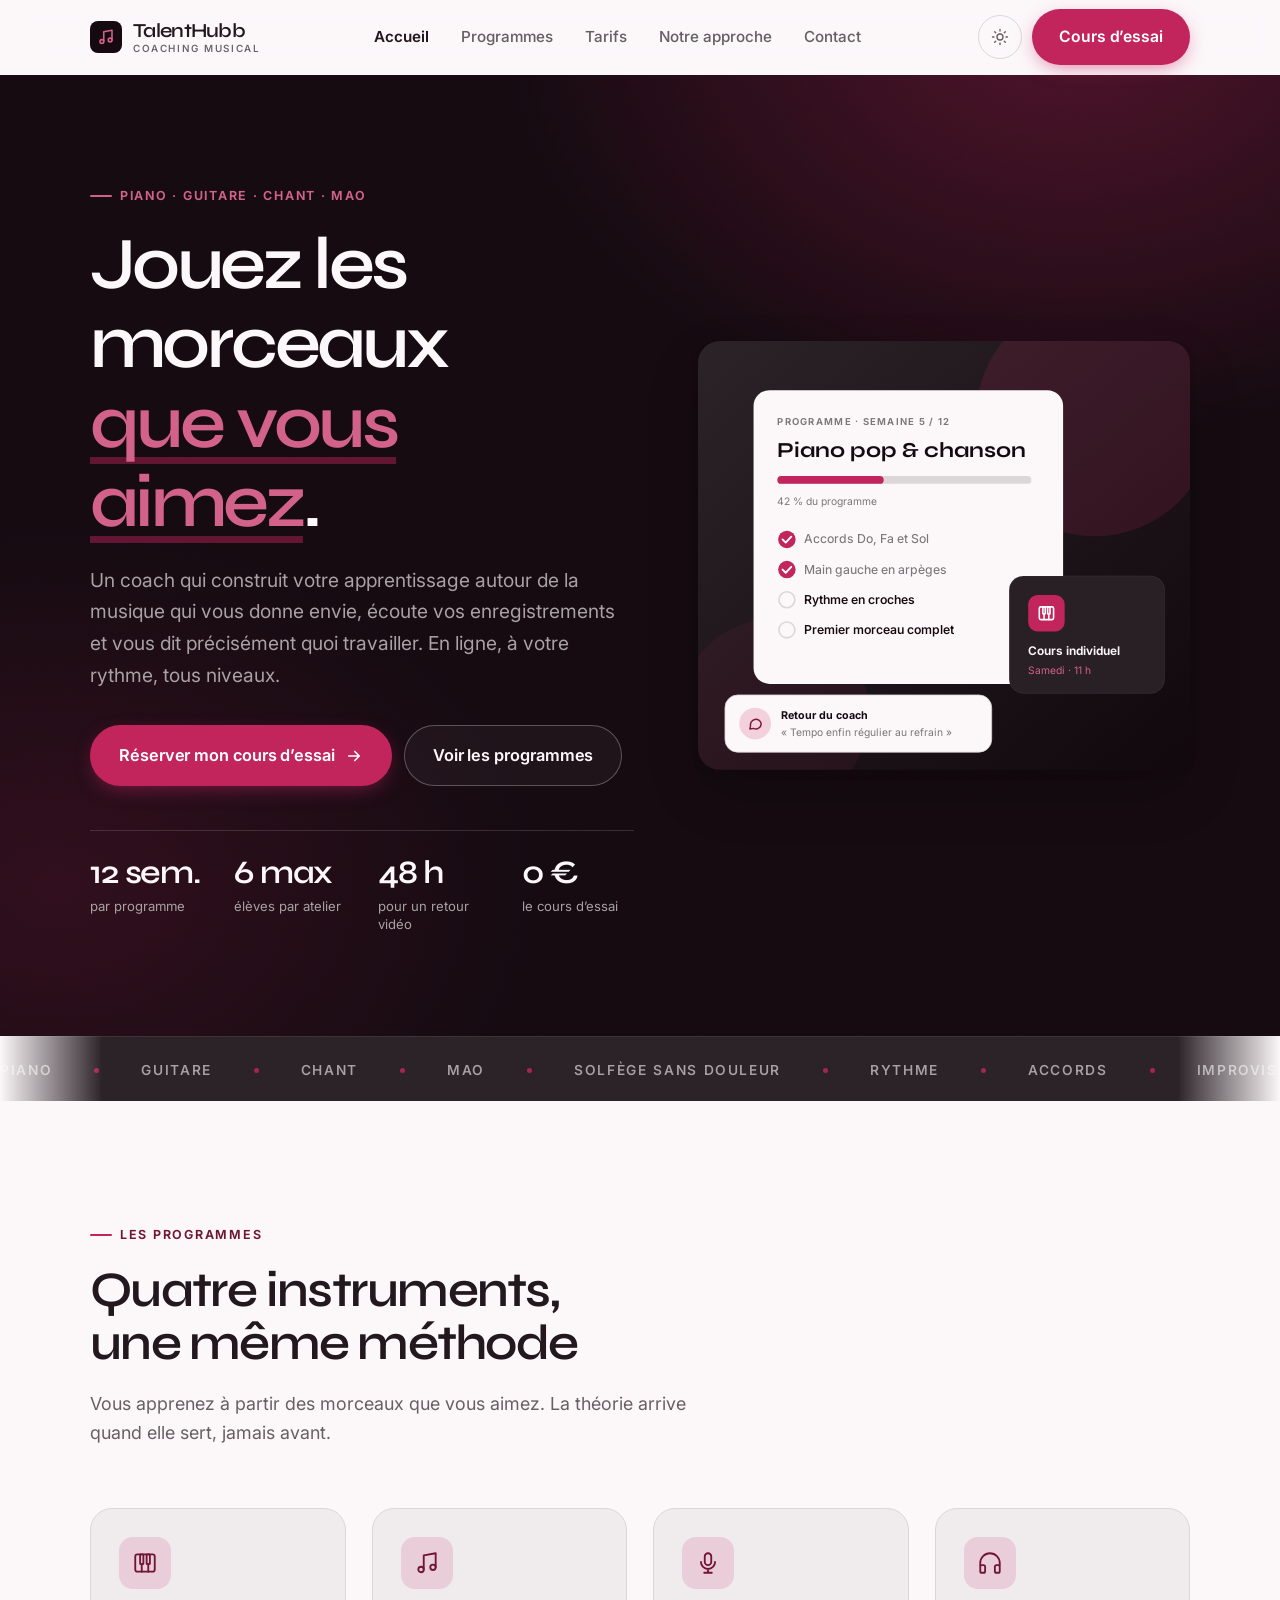
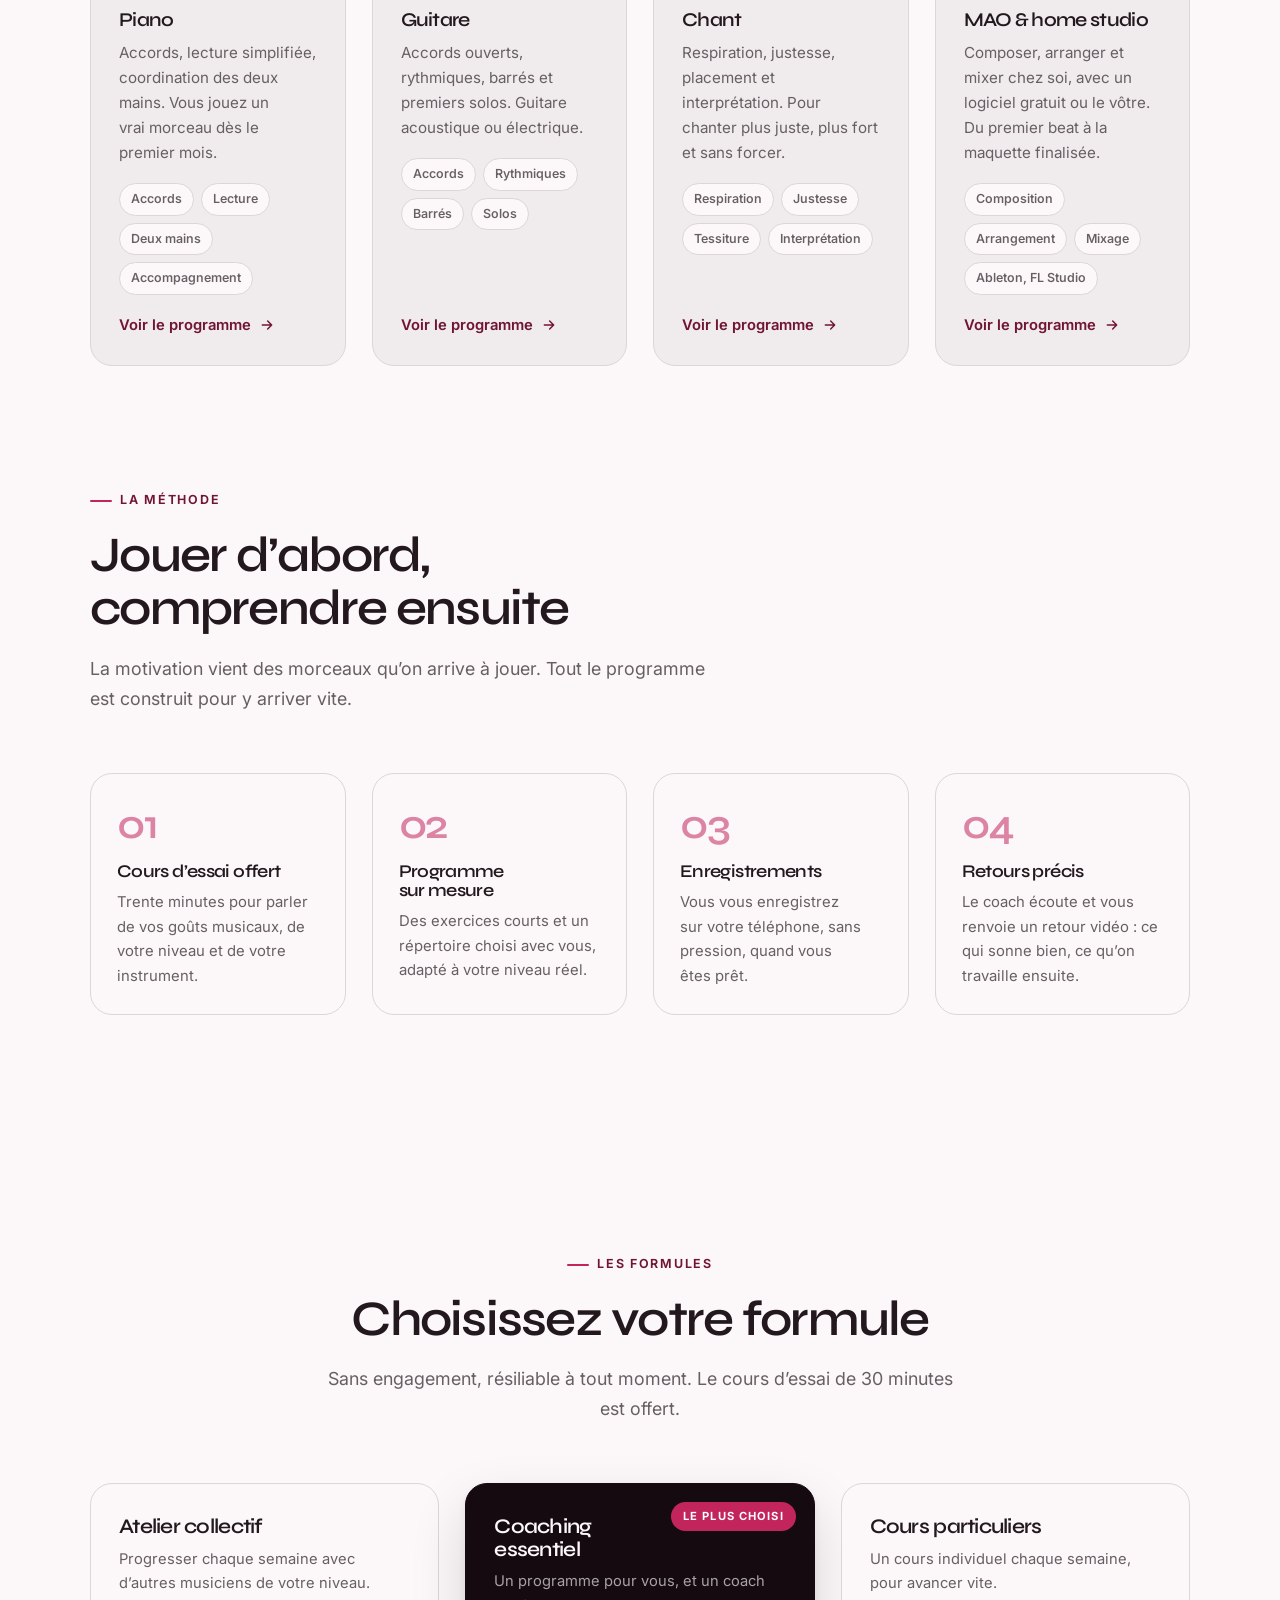
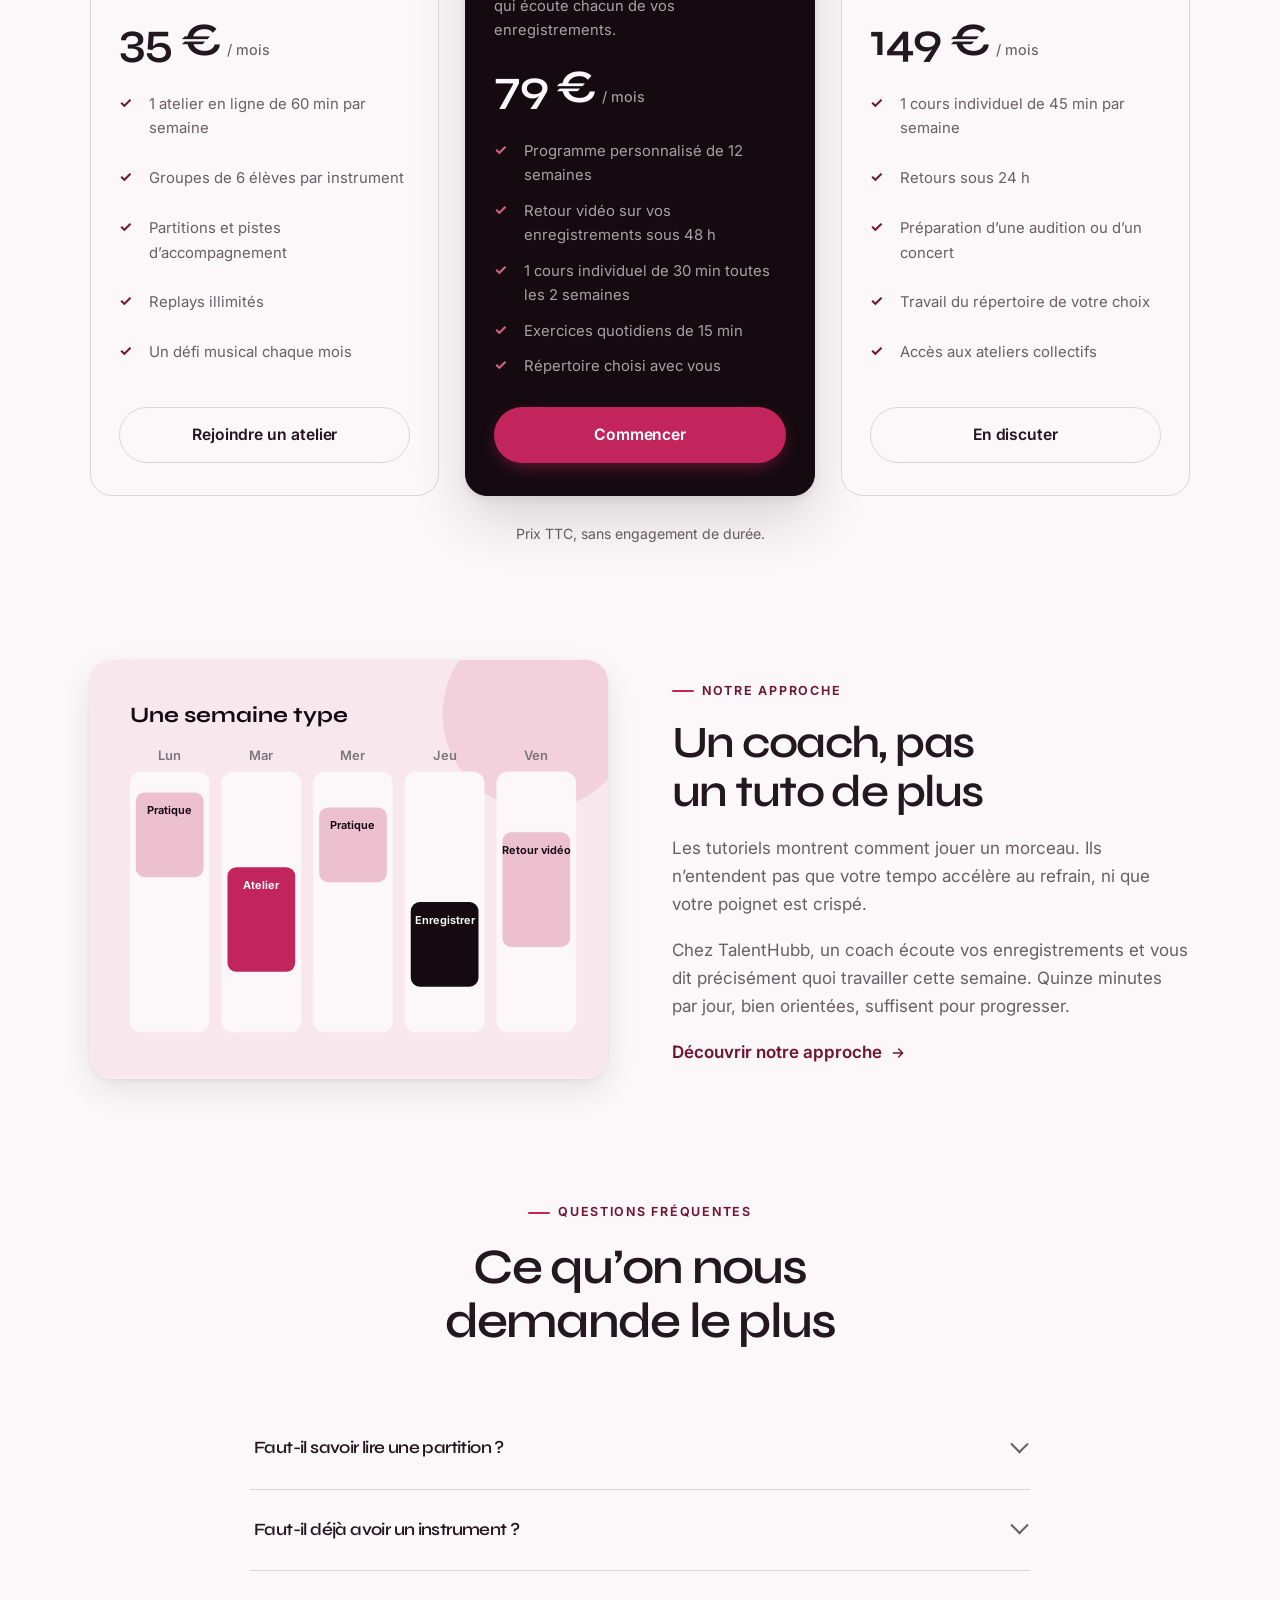
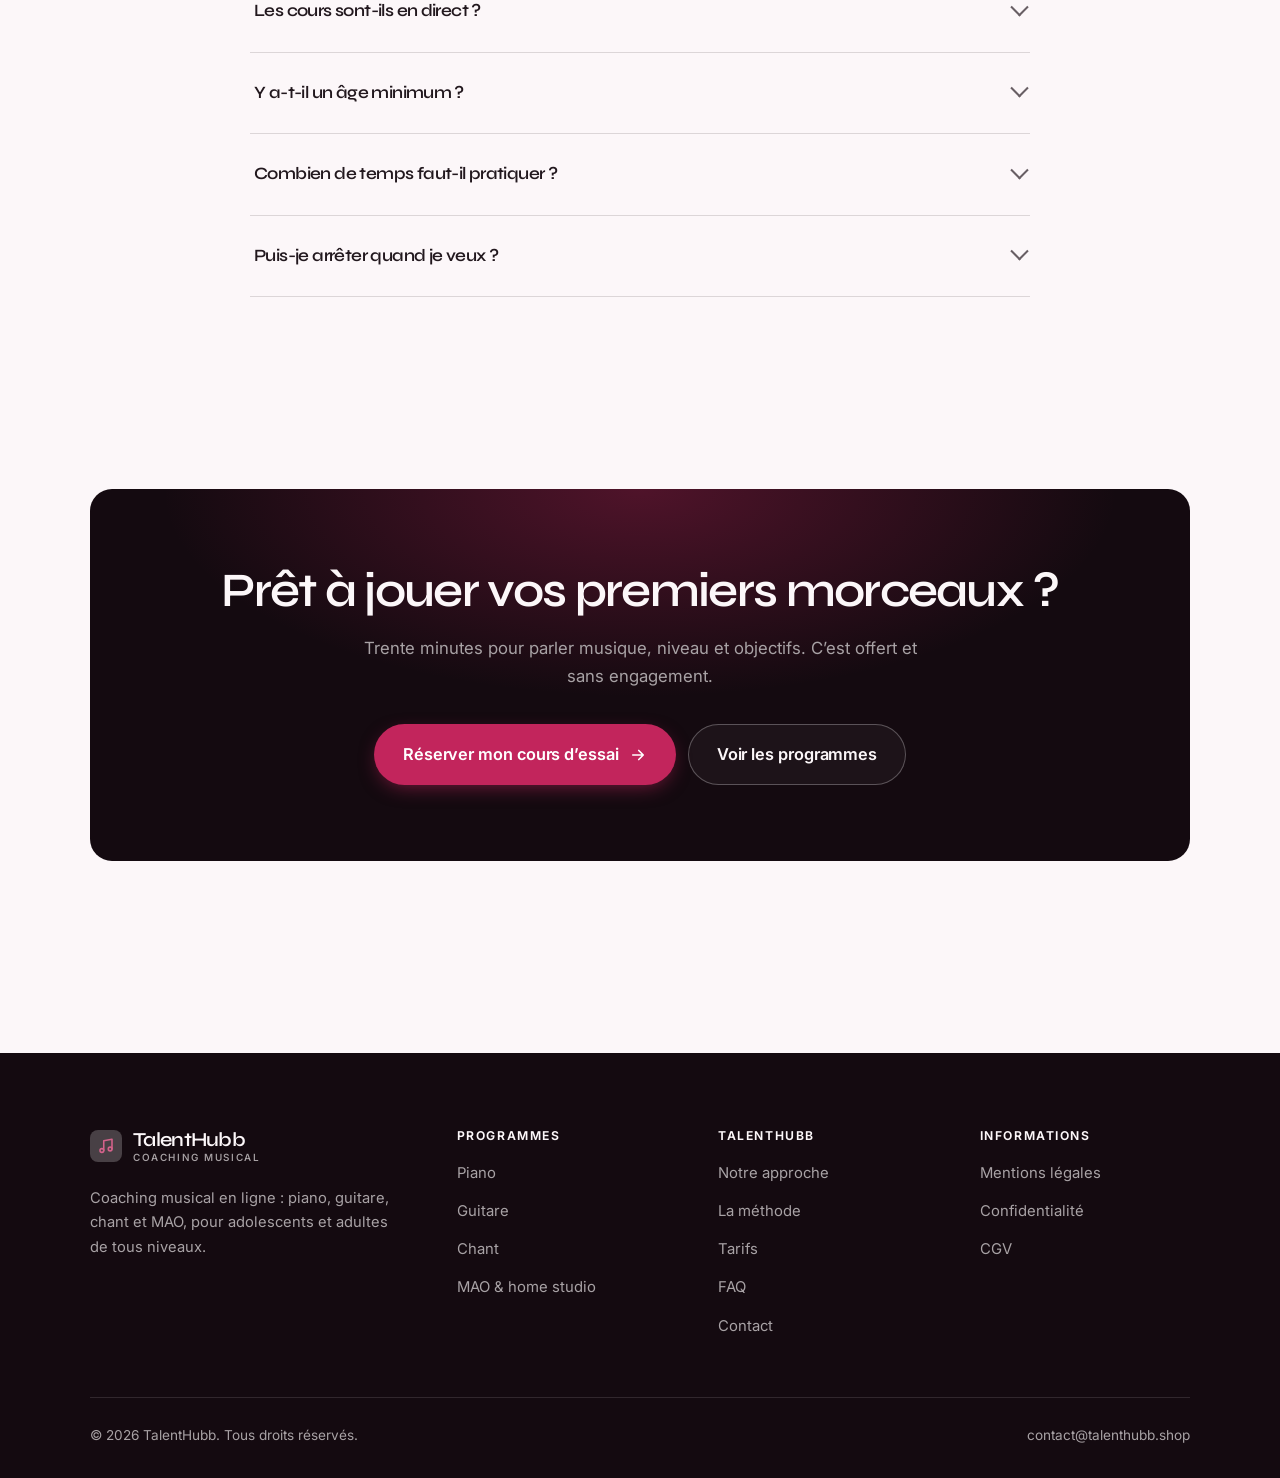
<file: index.html>
<!DOCTYPE html>
<html lang="fr" class="no-js">
<head>
<meta charset="utf-8">
<meta name="viewport" content="width=device-width, initial-scale=1">
<title>TalentHubb — Coaching musical en ligne : piano, guitare, chant, MAO</title>
<meta name="description" content="Cours de musique en ligne avec un coach : piano, guitare, chant et MAO. Jouez les morceaux que vous aimez, retours sur vos enregistrements, cours d’essai offert.">
<link rel="canonical" href="https://talenthubb.shop/">

<meta property="og:type" content="website">
<meta property="og:url" content="https://talenthubb.shop/">
<meta property="og:site_name" content="TalentHubb">
<meta property="og:locale" content="fr_FR">
<meta property="og:title" content="TalentHubb — Coaching musical en ligne : piano, guitare, chant, MAO">
<meta property="og:description" content="Cours de musique en ligne avec un coach : piano, guitare, chant et MAO. Jouez les morceaux que vous aimez, retours sur vos enregistrements, cours d’essai offert.">
<meta name="theme-color" content="#140a10">

<link rel="icon" href="assets/img/favicon.svg" type="image/svg+xml">
<link rel="preconnect" href="https://fonts.googleapis.com">
<link rel="preconnect" href="https://fonts.gstatic.com" crossorigin>
<link rel="stylesheet" href="https://fonts.googleapis.com/css2?family=Syne:wght@400..800&family=Inter:wght@400..700&display=swap">
<link rel="stylesheet" href="assets/css/style.css">

<!-- Thème appliqué avant le premier rendu (évite le flash) -->
<script>
document.documentElement.classList.remove('no-js');
(function(){try{var t=localStorage.getItem('site-theme');if(t){document.documentElement.setAttribute('data-theme',t);}}catch(e){}})();
</script>
<script type="application/ld+json">
{
  "@context": "https://schema.org",
  "@type": "Organization",
  "name": "TalentHubb",
  "url": "https://talenthubb.shop/",
  "email": "contact@talenthubb.shop",
  "description": "Cours de musique en ligne avec un coach : piano, guitare, chant et MAO. Jouez les morceaux que vous aimez, retours sur vos enregistrements, cours d’essai offert.",
  "areaServed": "FR",
  "knowsLanguage": "fr"
}
</script>
</head>

<body>
<a class="skip-link" href="#main">Aller au contenu principal</a>

<header class="site-header">
  <nav class="wrap nav" aria-label="Navigation principale">
    <a class="brand" href="index.html">
      <svg class="brand__mark" viewBox="0 0 64 64" aria-hidden="true">
        <rect class="bm-bg" width="64" height="64" rx="16"/>
        <g class="bm-ic" transform="translate(14 14) scale(1.5)" fill="none" stroke-width="2.1" stroke-linecap="round" stroke-linejoin="round"><path d="M9 18V5l11-2v13"/><circle cx="6.5" cy="18" r="2.5"/><circle cx="17.5" cy="16" r="2.5"/></g>
      </svg>
      <span>TalentHubb<span class="brand__sub">Coaching musical</span></span>
    </a>

    <ul class="nav__links" id="nav-links">
      <li><a href="index.html" aria-current="page">Accueil</a></li>
      <li><a href="programmes.html">Programmes</a></li>
      <li><a href="index.html#tarifs">Tarifs</a></li>
      <li><a href="a-propos.html">Notre approche</a></li>
      <li><a href="contact.html">Contact</a></li>
      <li><a class="btn btn--primary" href="contact.html">Cours d’essai</a></li>
    </ul>

    <div class="nav__cta">
      <button class="theme-toggle" type="button" aria-label="Passer en thème sombre">
        <svg class="icon-sun" viewBox="0 0 24 24" fill="none" stroke="currentColor" stroke-width="1.8" stroke-linecap="round" aria-hidden="true"><circle cx="12" cy="12" r="4"/><path d="M12 2v2m0 16v2M2 12h2m16 0h2M4.9 4.9l1.4 1.4m11.4 11.4 1.4 1.4M19.1 4.9l-1.4 1.4M6.3 17.7l-1.4 1.4"/></svg>
        <svg class="icon-moon" viewBox="0 0 24 24" fill="none" stroke="currentColor" stroke-width="1.8" stroke-linecap="round" stroke-linejoin="round" aria-hidden="true"><path d="M21 12.8A9 9 0 1 1 11.2 3a7 7 0 0 0 9.8 9.8z"/></svg>
      </button>
      <a class="btn btn--primary" href="contact.html">Cours d’essai</a>
      <button class="nav__toggle" type="button" aria-expanded="false" aria-controls="nav-links" aria-label="Ouvrir le menu">
        <svg class="icon-open" viewBox="0 0 24 24" fill="none" stroke="currentColor" stroke-width="2" stroke-linecap="round" aria-hidden="true"><path d="M3 6h18M3 12h18M3 18h18"/></svg>
        <svg class="icon-close" viewBox="0 0 24 24" fill="none" stroke="currentColor" stroke-width="2" stroke-linecap="round" aria-hidden="true"><path d="M6 6l12 12M18 6L6 18"/></svg>
      </button>
    </div>
  </nav>
</header>

<main id="main">

<section class="hero">
  <div class="wrap hero__inner">
    <div>
      <span class="eyebrow hero__eyebrow">Piano · Guitare · Chant · MAO</span>
      <h1>Jouez les morceaux<br> <em>que vous aimez</em>.</h1>
      <p class="hero__lede">Un coach qui construit votre apprentissage autour de la musique qui vous donne envie, écoute vos enregistrements et vous dit précisément quoi travailler. En ligne, à votre rythme, tous niveaux.</p>

      <div class="hero__actions">
        <a class="btn btn--primary btn--lg" href="contact.html">Réserver mon cours d’essai <svg viewBox="0 0 24 24" fill="none" stroke="currentColor" stroke-width="2.2" stroke-linecap="round" stroke-linejoin="round" aria-hidden="true"><path d="M5 12h14M13 6l6 6-6 6"/></svg></a>
        <a class="btn btn--on-dark btn--lg" href="programmes.html">Voir les programmes</a>
      </div>

      <ul class="hero__proof">
        <li><span class="stat__num">12 sem.</span><span class="stat__label">par programme</span></li>
        <li><span class="stat__num">6 max</span><span class="stat__label">élèves par atelier</span></li>
        <li><span class="stat__num">48 h</span><span class="stat__label">pour un retour vidéo</span></li>
        <li><span class="stat__num">0 €</span><span class="stat__label">le cours d’essai</span></li>
      </ul>
    </div>

    <div class="hero__art">
      <svg viewBox="0 0 620 540" role="img" aria-label="Aperçu d’un programme de piano en semaine 5 sur 12 : étapes du programme, prochain cours individuel et retour du coach.">
        <defs>
          <linearGradient id="hbg" x1="0" y1="0" x2="1" y2="1">
            <stop offset="0" stop-color="#2c2328"/><stop offset="1" stop-color="#10080d"/>
          </linearGradient>
        </defs>
        <rect width="620" height="540" rx="22" fill="url(#hbg)"/>
        <circle cx="500" cy="96" r="150" fill="#c2255c" opacity=".16"/>
        <circle cx="96" cy="470" r="120" fill="#c2255c" opacity=".08"/>

        <g style="font-family: var(--font-body)">
          <!-- Carte programme -->
          <rect x="70" y="62" width="390" height="370" rx="20" fill="#fcf7f9"/>
          <text x="100" y="106" font-size="12" font-weight="650" letter-spacing="1.6" fill="#7c7579">PROGRAMME · SEMAINE 5 / 12</text>
          <text x="100" y="146" font-size="27" font-weight="700" fill="#140a10" style="font-family: var(--font-display)">Piano pop &amp; chanson</text>
          <rect x="100" y="170" width="320" height="10" rx="5" fill="#dcd6d8"/>
          <rect x="100" y="170" width="134" height="10" rx="5" fill="#c2255c"/>
          <text x="100" y="206" font-size="13" fill="#7c7579">42 % du programme</text>
          <circle cx="112" cy="250" r="11" fill="#c2255c"/><path d="M106.5 250l4 4 7-7.5" fill="none" stroke="#ffffff" stroke-width="2.4" stroke-linecap="round" stroke-linejoin="round"/><text x="134" y="255" font-size="15.5" fill="#7c7579" font-weight="450">Accords Do, Fa et Sol</text>
          <circle cx="112" cy="288" r="11" fill="#c2255c"/><path d="M106.5 288l4 4 7-7.5" fill="none" stroke="#ffffff" stroke-width="2.4" stroke-linecap="round" stroke-linejoin="round"/><text x="134" y="293" font-size="15.5" fill="#7c7579" font-weight="450">Main gauche en arpèges</text>
          <circle cx="112" cy="326" r="10" fill="none" stroke="#dcd6d8" stroke-width="2"/><text x="134" y="331" font-size="15.5" fill="#140a10" font-weight="560">Rythme en croches</text>
          <circle cx="112" cy="364" r="10" fill="none" stroke="#dcd6d8" stroke-width="2"/><text x="134" y="369" font-size="15.5" fill="#140a10" font-weight="560">Premier morceau complet</text>

          <!-- Carte séance -->
          <rect x="392" y="296" width="196" height="148" rx="18" fill="#292026" stroke="#ffffff" stroke-opacity=".08"/>
          <rect x="416" y="320" width="46" height="46" rx="12" fill="#c2255c"/>
          <g transform="translate(427 331)" fill="none" stroke="#ffffff" color="#ffffff" stroke-width="2" stroke-linecap="round" stroke-linejoin="round"><rect x="3" y="4" width="18" height="16" rx="2"/><path d="M9 20v-7M15 20v-7"/><rect x="7.5" y="4" width="3" height="9" rx=".6"/><rect x="13.5" y="4" width="3" height="9" rx=".6"/></g>
          <text x="416" y="396" font-size="15" font-weight="650" fill="#fcf7f9">Cours individuel</text>
          <text x="416" y="420" font-size="13" fill="#d3628a">Samedi · 11 h</text>

          <!-- Retour du coach -->
          <rect x="34" y="446" width="336" height="72" rx="16" fill="#fcf7f9" stroke="#dcd6d8"/>
          <circle cx="72" cy="482" r="20" fill="#f2d1dd"/>
          <g transform="translate(62 472) scale(.84)" fill="none" stroke="#7e183c" stroke-width="2.2" stroke-linecap="round" stroke-linejoin="round"><path d="M21 12a8 8 0 0 1-11.6 7.1L4 20l1-4.6A8 8 0 1 1 21 12z"/></g>
          <text x="104" y="476" font-size="13.5" font-weight="700" fill="#140a10">Retour du coach</text>
          <text x="104" y="498" font-size="13" fill="#7c7579">« Tempo enfin régulier au refrain »</text>
        </g>
      </svg>
    </div>
  </div>
</section>

<div class="marquee" aria-hidden="true">
  <div class="marquee__track"><span>Piano</span><span>Guitare</span><span>Chant</span><span>MAO</span><span>Solfège sans douleur</span><span>Rythme</span><span>Accords</span><span>Improvisation</span><span>Home studio</span><span>Répertoire</span><span>Piano</span><span>Guitare</span><span>Chant</span><span>MAO</span><span>Solfège sans douleur</span><span>Rythme</span><span>Accords</span><span>Improvisation</span><span>Home studio</span><span>Répertoire</span></div>
</div>

<section class="section wrap" id="programmes">
  <div class="section-head reveal">
    <span class="eyebrow">Les programmes</span>
    <h2>Quatre instruments, une même méthode</h2>
    <p>Vous apprenez à partir des morceaux que vous aimez. La théorie arrive quand elle sert, jamais avant.</p>
  </div>
  <div class="grid grid--4 reveal-group">
    <a class="card" href="programmes.html#piano">
      <div class="card__icon"><svg viewBox="0 0 24 24" fill="none" stroke="currentColor" stroke-width="1.7" stroke-linecap="round" stroke-linejoin="round" aria-hidden="true"><rect x="3" y="4" width="18" height="16" rx="2"/><path d="M9 20v-7M15 20v-7"/><rect x="7.5" y="4" width="3" height="9" rx=".6"/><rect x="13.5" y="4" width="3" height="9" rx=".6"/></svg></div>
      <h3>Piano</h3>
      <p>Accords, lecture simplifiée, coordination des deux mains. Vous jouez un vrai morceau dès le premier mois.</p>
      <ul class="tags"><li>Accords</li><li>Lecture</li><li>Deux mains</li><li>Accompagnement</li></ul>
      <span class="arrow-link">Voir le programme <svg viewBox="0 0 24 24" fill="none" stroke="currentColor" stroke-width="2.2" stroke-linecap="round" stroke-linejoin="round" aria-hidden="true"><path d="M5 12h14M13 6l6 6-6 6"/></svg></span>
    </a>
    <a class="card" href="programmes.html#guitare">
      <div class="card__icon"><svg viewBox="0 0 24 24" fill="none" stroke="currentColor" stroke-width="1.7" stroke-linecap="round" stroke-linejoin="round" aria-hidden="true"><path d="M9 18V5l11-2v13"/><circle cx="6.5" cy="18" r="2.5"/><circle cx="17.5" cy="16" r="2.5"/></svg></div>
      <h3>Guitare</h3>
      <p>Accords ouverts, rythmiques, barrés et premiers solos. Guitare acoustique ou électrique.</p>
      <ul class="tags"><li>Accords</li><li>Rythmiques</li><li>Barrés</li><li>Solos</li></ul>
      <span class="arrow-link">Voir le programme <svg viewBox="0 0 24 24" fill="none" stroke="currentColor" stroke-width="2.2" stroke-linecap="round" stroke-linejoin="round" aria-hidden="true"><path d="M5 12h14M13 6l6 6-6 6"/></svg></span>
    </a>
    <a class="card" href="programmes.html#chant">
      <div class="card__icon"><svg viewBox="0 0 24 24" fill="none" stroke="currentColor" stroke-width="1.7" stroke-linecap="round" stroke-linejoin="round" aria-hidden="true"><rect x="9" y="3" width="6" height="11" rx="3"/><path d="M5.5 11a6.5 6.5 0 0 0 13 0M12 17.5V21M8.5 21h7"/></svg></div>
      <h3>Chant</h3>
      <p>Respiration, justesse, placement et interprétation. Pour chanter plus juste, plus fort et sans forcer.</p>
      <ul class="tags"><li>Respiration</li><li>Justesse</li><li>Tessiture</li><li>Interprétation</li></ul>
      <span class="arrow-link">Voir le programme <svg viewBox="0 0 24 24" fill="none" stroke="currentColor" stroke-width="2.2" stroke-linecap="round" stroke-linejoin="round" aria-hidden="true"><path d="M5 12h14M13 6l6 6-6 6"/></svg></span>
    </a>
    <a class="card" href="programmes.html#mao">
      <div class="card__icon"><svg viewBox="0 0 24 24" fill="none" stroke="currentColor" stroke-width="1.7" stroke-linecap="round" stroke-linejoin="round" aria-hidden="true"><path d="M3 14v-2a9 9 0 0 1 18 0v2"/><rect x="3" y="14" width="4.5" height="7" rx="1.5"/><rect x="16.5" y="14" width="4.5" height="7" rx="1.5"/></svg></div>
      <h3>MAO &amp; home studio</h3>
      <p>Composer, arranger et mixer chez soi, avec un logiciel gratuit ou le vôtre. Du premier beat à la maquette finalisée.</p>
      <ul class="tags"><li>Composition</li><li>Arrangement</li><li>Mixage</li><li>Ableton, FL Studio</li></ul>
      <span class="arrow-link">Voir le programme <svg viewBox="0 0 24 24" fill="none" stroke="currentColor" stroke-width="2.2" stroke-linecap="round" stroke-linejoin="round" aria-hidden="true"><path d="M5 12h14M13 6l6 6-6 6"/></svg></span>
    </a>
  </div>
</section>

<section class="section section--flush wrap" id="methode">
  <div class="section-head reveal">
    <span class="eyebrow">La méthode</span>
    <h2>Jouer d’abord, comprendre ensuite</h2>
    <p>La motivation vient des morceaux qu’on arrive à jouer. Tout le programme est construit pour y arriver vite.</p>
  </div>
  <div class="grid grid--4 steps reveal-group">
    <article class="step">
      <h3>Cours d’essai offert</h3>
      <p>Trente minutes pour parler de vos goûts musicaux, de votre niveau et de votre instrument.</p>
    </article>
    <article class="step">
      <h3>Programme sur mesure</h3>
      <p>Des exercices courts et un répertoire choisi avec vous, adapté à votre niveau réel.</p>
    </article>
    <article class="step">
      <h3>Enregistrements</h3>
      <p>Vous vous enregistrez sur votre téléphone, sans pression, quand vous êtes prêt.</p>
    </article>
    <article class="step">
      <h3>Retours précis</h3>
      <p>Le coach écoute et vous renvoie un retour vidéo : ce qui sonne bien, ce qu’on travaille ensuite.</p>
    </article>
  </div>
</section>

<section class="section wrap" id="tarifs">
  <div class="section-head section-head--center reveal">
    <span class="eyebrow">Les formules</span>
    <h2>Choisissez votre formule</h2>
    <p>Sans engagement, résiliable à tout moment. Le cours d’essai de 30 minutes est offert.</p>
  </div>
  <div class="grid grid--3 plans reveal-group">
    <article class="plan">
      
      <h3>Atelier collectif</h3>
      <p class="plan__desc">Progresser chaque semaine avec d’autres musiciens de votre niveau.</p>
      <p class="plan__price">35 €<span class="plan__period">/ mois</span></p>
      <ul class="plan__features">
        <li>1 atelier en ligne de 60 min par semaine</li>
        <li>Groupes de 6 élèves par instrument</li>
        <li>Partitions et pistes d’accompagnement</li>
        <li>Replays illimités</li>
        <li>Un défi musical chaque mois</li>
      </ul>
      <a class="btn btn--ghost btn--block" href="contact.html">Rejoindre un atelier</a>
    </article>
    <article class="plan plan--featured">
      <span class="plan__tag">Le plus choisi</span>
      <h3>Coaching essentiel</h3>
      <p class="plan__desc">Un programme pour vous, et un coach qui écoute chacun de vos enregistrements.</p>
      <p class="plan__price">79 €<span class="plan__period">/ mois</span></p>
      <ul class="plan__features">
        <li>Programme personnalisé de 12 semaines</li>
        <li>Retour vidéo sur vos enregistrements sous 48 h</li>
        <li>1 cours individuel de 30 min toutes les 2 semaines</li>
        <li>Exercices quotidiens de 15 min</li>
        <li>Répertoire choisi avec vous</li>
      </ul>
      <a class="btn btn--primary btn--block" href="contact.html">Commencer</a>
    </article>
    <article class="plan">
      
      <h3>Cours particuliers</h3>
      <p class="plan__desc">Un cours individuel chaque semaine, pour avancer vite.</p>
      <p class="plan__price">149 €<span class="plan__period">/ mois</span></p>
      <ul class="plan__features">
        <li>1 cours individuel de 45 min par semaine</li>
        <li>Retours sous 24 h</li>
        <li>Préparation d’une audition ou d’un concert</li>
        <li>Travail du répertoire de votre choix</li>
        <li>Accès aux ateliers collectifs</li>
      </ul>
      <a class="btn btn--ghost btn--block" href="contact.html">En discuter</a>
    </article>
  </div>
  <p class="plans-note">Prix TTC, sans engagement de durée.</p>
</section>

<section class="section section--flush wrap">
  <div class="split reveal">
    <div class="split__art">
      <svg viewBox="0 0 520 420" role="img" aria-label="Exemple de semaine type : Pratique, Atelier, Pratique, Enregistrer, Retour vidéo.">
        <rect width="520" height="420" rx="20" fill="#f8e8ee"/>
        <circle cx="450" cy="54" r="96" fill="#c2255c" opacity=".12"/>
        <g style="font-family: var(--font-body)">
        <text x="40" y="62" font-size="22" font-weight="700" fill="#140a10" style="font-family: var(--font-display)">Une semaine type</text>
        <text x="80" y="100" text-anchor="middle" font-size="13" font-weight="600" fill="#7c7579">Lun</text>
        <rect x="40" y="112" width="80" height="262" rx="12" fill="#fcf7f9"/>
        <rect x="46" y="133" width="68" height="85" rx="9" fill="#edc0d0"/>
        <text x="80" y="155" text-anchor="middle" font-size="11" font-weight="650" fill="#140a10">Pratique</text>
        <text x="172" y="100" text-anchor="middle" font-size="13" font-weight="600" fill="#7c7579">Mar</text>
        <rect x="132" y="112" width="80" height="262" rx="12" fill="#fcf7f9"/>
        <rect x="138" y="208" width="68" height="105" rx="9" fill="#c2255c"/>
        <text x="172" y="230" text-anchor="middle" font-size="11" font-weight="650" fill="#ffffff">Atelier</text>
        <text x="264" y="100" text-anchor="middle" font-size="13" font-weight="600" fill="#7c7579">Mer</text>
        <rect x="224" y="112" width="80" height="262" rx="12" fill="#fcf7f9"/>
        <rect x="230" y="148" width="68" height="75" rx="9" fill="#edc0d0"/>
        <text x="264" y="170" text-anchor="middle" font-size="11" font-weight="650" fill="#140a10">Pratique</text>
        <text x="356" y="100" text-anchor="middle" font-size="13" font-weight="600" fill="#7c7579">Jeu</text>
        <rect x="316" y="112" width="80" height="262" rx="12" fill="#fcf7f9"/>
        <rect x="322" y="243" width="68" height="85" rx="9" fill="#140a10"/>
        <text x="356" y="265" text-anchor="middle" font-size="11" font-weight="650" fill="#fcf7f9">Enregistrer</text>
        <text x="448" y="100" text-anchor="middle" font-size="13" font-weight="600" fill="#7c7579">Ven</text>
        <rect x="408" y="112" width="80" height="262" rx="12" fill="#fcf7f9"/>
        <rect x="414" y="173" width="68" height="115" rx="9" fill="#edc0d0"/>
        <text x="448" y="195" text-anchor="middle" font-size="11" font-weight="650" fill="#140a10">Retour vidéo</text>
        </g>
      </svg>
    </div>
    <div>
      <span class="eyebrow">Notre approche</span>
      <h2>Un coach, pas un tuto de plus</h2>
      <p>Les tutoriels montrent comment jouer un morceau. Ils n’entendent pas que votre tempo accélère au refrain, ni que votre poignet est crispé.</p>
      <p>Chez TalentHubb, un coach écoute vos enregistrements et vous dit précisément quoi travailler cette semaine. Quinze minutes par jour, bien orientées, suffisent pour progresser.</p>
      <p><a class="arrow-link" href="a-propos.html">Découvrir notre approche <svg viewBox="0 0 24 24" fill="none" stroke="currentColor" stroke-width="2.2" stroke-linecap="round" stroke-linejoin="round" aria-hidden="true"><path d="M5 12h14M13 6l6 6-6 6"/></svg></a></p>
    </div>
  </div>
</section>

<section class="section section--flush wrap" id="faq">
  <div class="section-head section-head--center reveal">
    <span class="eyebrow">Questions fréquentes</span>
    <h2>Ce qu’on nous demande le plus</h2>
  </div>
  <div class="faq reveal">
    <details>
      <summary>Faut-il savoir lire une partition ?</summary>
      <p>Non. On commence par l’écoute, les accords et les tablatures. La lecture arrive progressivement, si elle vous est utile.</p>
    </details>
    <details>
      <summary>Faut-il déjà avoir un instrument ?</summary>
      <p>Oui, pour démarrer le programme. Si vous hésitez sur l’achat, on en parle pendant le cours d’essai : un instrument d’entrée de gamme suffit largement.</p>
    </details>
    <details>
      <summary>Les cours sont-ils en direct ?</summary>
      <p>Les ateliers et les cours individuels, oui, en visio. Le reste du travail se fait à votre rythme, avec des retours sur vos enregistrements.</p>
    </details>
    <details>
      <summary>Y a-t-il un âge minimum ?</summary>
      <p>Les programmes s’adressent aux adolescents à partir de 12 ans et aux adultes. Pour un mineur, l’inscription se fait par un parent.</p>
    </details>
    <details>
      <summary>Combien de temps faut-il pratiquer ?</summary>
      <p>Quinze à vingt minutes par jour. C’est la régularité qui fait progresser, bien plus que la durée des séances.</p>
    </details>
    <details>
      <summary>Puis-je arrêter quand je veux ?</summary>
      <p>Oui. Aucune formule n’a d’engagement : vous résiliez à tout moment et l’accès reste ouvert jusqu’à la fin du mois déjà payé.</p>
    </details>
  </div>
</section>

<section class="wrap section--tight">
  <div class="cta-band reveal">
    <h2>Prêt à jouer vos premiers morceaux ?</h2>
    <p>Trente minutes pour parler musique, niveau et objectifs. C’est offert et sans engagement.</p>
    <div class="hero__actions">
      <a class="btn btn--primary btn--lg" href="contact.html">Réserver mon cours d’essai <svg viewBox="0 0 24 24" fill="none" stroke="currentColor" stroke-width="2.2" stroke-linecap="round" stroke-linejoin="round" aria-hidden="true"><path d="M5 12h14M13 6l6 6-6 6"/></svg></a>
      <a class="btn btn--on-dark btn--lg" href="programmes.html">Voir les programmes</a>
    </div>
  </div>
</section>

</main>

<footer class="site-footer">
  <div class="wrap">
    <div class="footer__grid">
      <div class="footer__brand">
        <a class="brand" href="index.html">
          <svg class="brand__mark" viewBox="0 0 64 64" aria-hidden="true">
        <rect class="bm-bg" width="64" height="64" rx="16"/>
        <g class="bm-ic" transform="translate(14 14) scale(1.5)" fill="none" stroke-width="2.1" stroke-linecap="round" stroke-linejoin="round"><path d="M9 18V5l11-2v13"/><circle cx="6.5" cy="18" r="2.5"/><circle cx="17.5" cy="16" r="2.5"/></g>
      </svg>
          <span>TalentHubb<span class="brand__sub">Coaching musical</span></span>
        </a>
        <p>Coaching musical en ligne : piano, guitare, chant et MAO, pour adolescents et adultes de tous niveaux.</p>
      </div>

      <div class="footer__col">
        <h4>Programmes</h4>
        <ul>
          <li><a href="programmes.html#piano">Piano</a></li>
          <li><a href="programmes.html#guitare">Guitare</a></li>
          <li><a href="programmes.html#chant">Chant</a></li>
          <li><a href="programmes.html#mao">MAO &amp; home studio</a></li>
        </ul>
      </div>

      <div class="footer__col">
        <h4>TalentHubb</h4>
        <ul>
          <li><a href="a-propos.html">Notre approche</a></li>
          <li><a href="index.html#methode">La méthode</a></li>
          <li><a href="index.html#tarifs">Tarifs</a></li>
          <li><a href="index.html#faq">FAQ</a></li>
          <li><a href="contact.html">Contact</a></li>
        </ul>
      </div>

      <div class="footer__col">
        <h4>Informations</h4>
        <ul>
          <li><a href="mentions-legales.html">Mentions légales</a></li>
          <li><a href="mentions-legales.html#confidentialite">Confidentialité</a></li>
          <li><a href="mentions-legales.html#cgv">CGV</a></li>
        </ul>
      </div>
    </div>

    <div class="footer__bottom">
      <p>© <span data-year>2026</span> TalentHubb. Tous droits réservés.</p>
      <p><a href="mailto:contact@talenthubb.shop">contact@talenthubb.shop</a></p>
    </div>
  </div>
</footer>

<script src="assets/js/main.js" defer></script>
</body>
</html>
</file>
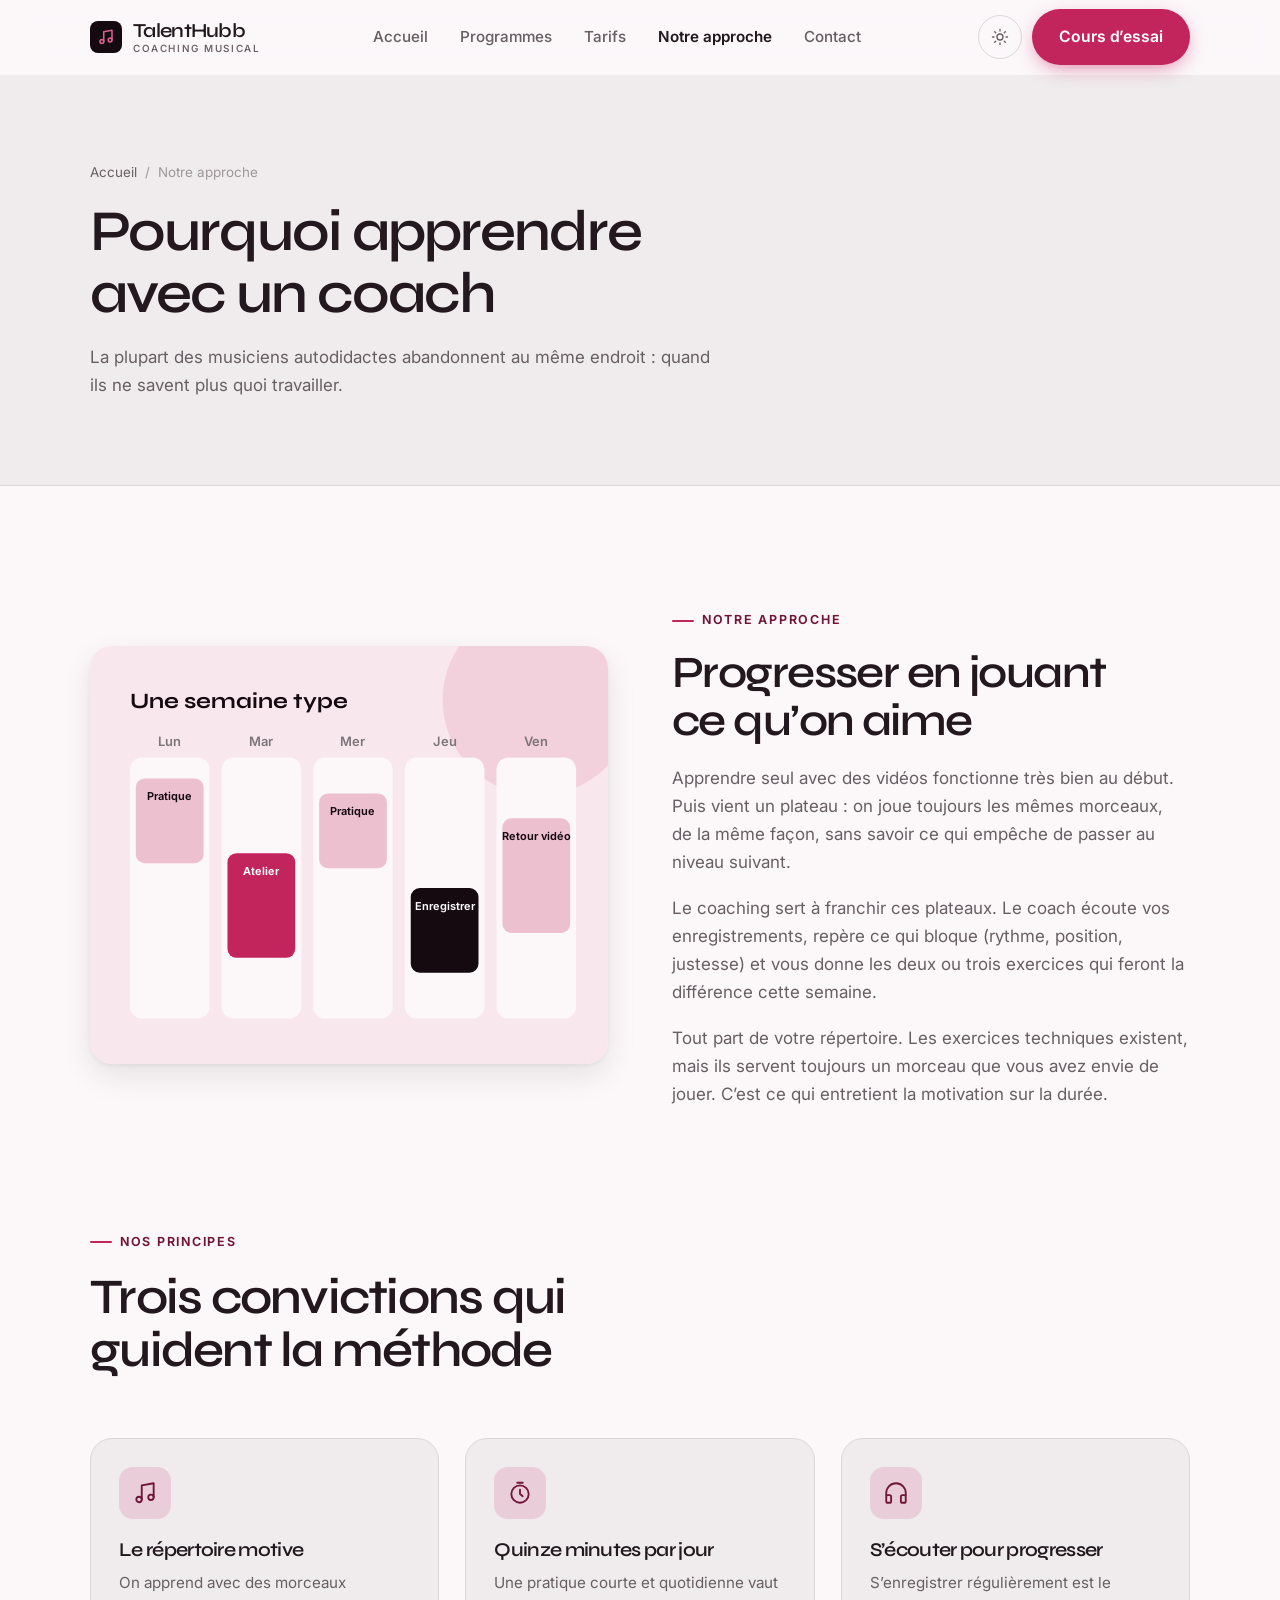
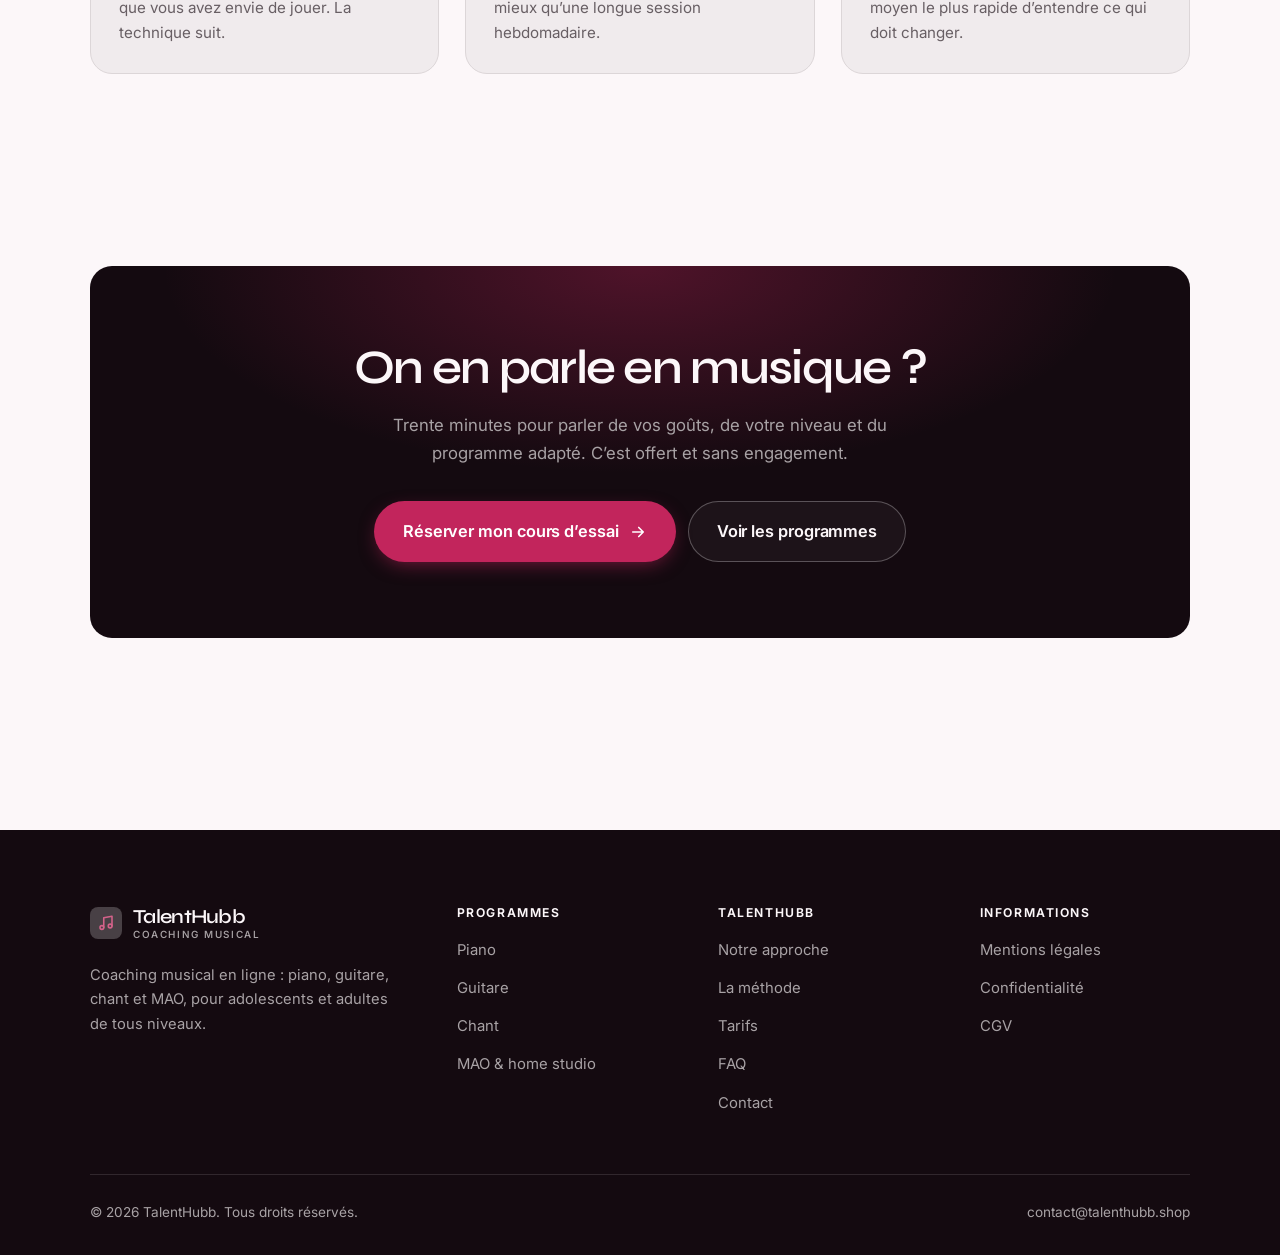
<file: a-propos.html>
<!DOCTYPE html>
<html lang="fr" class="no-js">
<head>
<meta charset="utf-8">
<meta name="viewport" content="width=device-width, initial-scale=1">
<title>Notre approche — TalentHubb</title>
<meta name="description" content="Pourquoi apprendre la musique avec un coach plutôt qu’avec des tutoriels, et les principes de TalentHubb.">
<link rel="canonical" href="https://talenthubb.shop/a-propos.html">

<meta property="og:type" content="website">
<meta property="og:url" content="https://talenthubb.shop/a-propos.html">
<meta property="og:site_name" content="TalentHubb">
<meta property="og:locale" content="fr_FR">
<meta property="og:title" content="Notre approche — TalentHubb">
<meta property="og:description" content="Pourquoi apprendre la musique avec un coach plutôt qu’avec des tutoriels, et les principes de TalentHubb.">
<meta name="theme-color" content="#140a10">

<link rel="icon" href="assets/img/favicon.svg" type="image/svg+xml">
<link rel="preconnect" href="https://fonts.googleapis.com">
<link rel="preconnect" href="https://fonts.gstatic.com" crossorigin>
<link rel="stylesheet" href="https://fonts.googleapis.com/css2?family=Syne:wght@400..800&family=Inter:wght@400..700&display=swap">
<link rel="stylesheet" href="assets/css/style.css">

<!-- Thème appliqué avant le premier rendu (évite le flash) -->
<script>
document.documentElement.classList.remove('no-js');
(function(){try{var t=localStorage.getItem('site-theme');if(t){document.documentElement.setAttribute('data-theme',t);}}catch(e){}})();
</script>
</head>

<body>
<a class="skip-link" href="#main">Aller au contenu principal</a>

<header class="site-header">
  <nav class="wrap nav" aria-label="Navigation principale">
    <a class="brand" href="index.html">
      <svg class="brand__mark" viewBox="0 0 64 64" aria-hidden="true">
        <rect class="bm-bg" width="64" height="64" rx="16"/>
        <g class="bm-ic" transform="translate(14 14) scale(1.5)" fill="none" stroke-width="2.1" stroke-linecap="round" stroke-linejoin="round"><path d="M9 18V5l11-2v13"/><circle cx="6.5" cy="18" r="2.5"/><circle cx="17.5" cy="16" r="2.5"/></g>
      </svg>
      <span>TalentHubb<span class="brand__sub">Coaching musical</span></span>
    </a>

    <ul class="nav__links" id="nav-links">
      <li><a href="index.html">Accueil</a></li>
      <li><a href="programmes.html">Programmes</a></li>
      <li><a href="index.html#tarifs">Tarifs</a></li>
      <li><a href="a-propos.html" aria-current="page">Notre approche</a></li>
      <li><a href="contact.html">Contact</a></li>
      <li><a class="btn btn--primary" href="contact.html">Cours d’essai</a></li>
    </ul>

    <div class="nav__cta">
      <button class="theme-toggle" type="button" aria-label="Passer en thème sombre">
        <svg class="icon-sun" viewBox="0 0 24 24" fill="none" stroke="currentColor" stroke-width="1.8" stroke-linecap="round" aria-hidden="true"><circle cx="12" cy="12" r="4"/><path d="M12 2v2m0 16v2M2 12h2m16 0h2M4.9 4.9l1.4 1.4m11.4 11.4 1.4 1.4M19.1 4.9l-1.4 1.4M6.3 17.7l-1.4 1.4"/></svg>
        <svg class="icon-moon" viewBox="0 0 24 24" fill="none" stroke="currentColor" stroke-width="1.8" stroke-linecap="round" stroke-linejoin="round" aria-hidden="true"><path d="M21 12.8A9 9 0 1 1 11.2 3a7 7 0 0 0 9.8 9.8z"/></svg>
      </button>
      <a class="btn btn--primary" href="contact.html">Cours d’essai</a>
      <button class="nav__toggle" type="button" aria-expanded="false" aria-controls="nav-links" aria-label="Ouvrir le menu">
        <svg class="icon-open" viewBox="0 0 24 24" fill="none" stroke="currentColor" stroke-width="2" stroke-linecap="round" aria-hidden="true"><path d="M3 6h18M3 12h18M3 18h18"/></svg>
        <svg class="icon-close" viewBox="0 0 24 24" fill="none" stroke="currentColor" stroke-width="2" stroke-linecap="round" aria-hidden="true"><path d="M6 6l12 12M18 6L6 18"/></svg>
      </button>
    </div>
  </nav>
</header>

<main id="main">

<section class="page-head">
  <div class="wrap">
    <nav class="breadcrumb" aria-label="Fil d’Ariane">
      <a href="index.html">Accueil</a><span>/</span><span aria-current="page">Notre approche</span>
    </nav>
    <h1>Pourquoi apprendre avec un coach</h1>
    <p>La plupart des musiciens autodidactes abandonnent au même endroit : quand ils ne savent plus quoi travailler.</p>
  </div>
</section>

<section class="section wrap">
  <div class="split reveal">
    <div class="split__art">
      <svg viewBox="0 0 520 420" role="img" aria-label="Exemple de semaine type : Pratique, Atelier, Pratique, Enregistrer, Retour vidéo.">
        <rect width="520" height="420" rx="20" fill="#f8e8ee"/>
        <circle cx="450" cy="54" r="96" fill="#c2255c" opacity=".12"/>
        <g style="font-family: var(--font-body)">
        <text x="40" y="62" font-size="22" font-weight="700" fill="#140a10" style="font-family: var(--font-display)">Une semaine type</text>
        <text x="80" y="100" text-anchor="middle" font-size="13" font-weight="600" fill="#7c7579">Lun</text>
        <rect x="40" y="112" width="80" height="262" rx="12" fill="#fcf7f9"/>
        <rect x="46" y="133" width="68" height="85" rx="9" fill="#edc0d0"/>
        <text x="80" y="155" text-anchor="middle" font-size="11" font-weight="650" fill="#140a10">Pratique</text>
        <text x="172" y="100" text-anchor="middle" font-size="13" font-weight="600" fill="#7c7579">Mar</text>
        <rect x="132" y="112" width="80" height="262" rx="12" fill="#fcf7f9"/>
        <rect x="138" y="208" width="68" height="105" rx="9" fill="#c2255c"/>
        <text x="172" y="230" text-anchor="middle" font-size="11" font-weight="650" fill="#ffffff">Atelier</text>
        <text x="264" y="100" text-anchor="middle" font-size="13" font-weight="600" fill="#7c7579">Mer</text>
        <rect x="224" y="112" width="80" height="262" rx="12" fill="#fcf7f9"/>
        <rect x="230" y="148" width="68" height="75" rx="9" fill="#edc0d0"/>
        <text x="264" y="170" text-anchor="middle" font-size="11" font-weight="650" fill="#140a10">Pratique</text>
        <text x="356" y="100" text-anchor="middle" font-size="13" font-weight="600" fill="#7c7579">Jeu</text>
        <rect x="316" y="112" width="80" height="262" rx="12" fill="#fcf7f9"/>
        <rect x="322" y="243" width="68" height="85" rx="9" fill="#140a10"/>
        <text x="356" y="265" text-anchor="middle" font-size="11" font-weight="650" fill="#fcf7f9">Enregistrer</text>
        <text x="448" y="100" text-anchor="middle" font-size="13" font-weight="600" fill="#7c7579">Ven</text>
        <rect x="408" y="112" width="80" height="262" rx="12" fill="#fcf7f9"/>
        <rect x="414" y="173" width="68" height="115" rx="9" fill="#edc0d0"/>
        <text x="448" y="195" text-anchor="middle" font-size="11" font-weight="650" fill="#140a10">Retour vidéo</text>
        </g>
      </svg>
    </div>
    <div>
      <span class="eyebrow">Notre approche</span>
      <h2>Progresser en jouant ce qu’on aime</h2>
      <p>Apprendre seul avec des vidéos fonctionne très bien au début. Puis vient un plateau : on joue toujours les mêmes morceaux, de la même façon, sans savoir ce qui empêche de passer au niveau suivant.</p>
      <p>Le coaching sert à franchir ces plateaux. Le coach écoute vos enregistrements, repère ce qui bloque (rythme, position, justesse) et vous donne les deux ou trois exercices qui feront la différence cette semaine.</p>
      <p>Tout part de votre répertoire. Les exercices techniques existent, mais ils servent toujours un morceau que vous avez envie de jouer. C’est ce qui entretient la motivation sur la durée.</p>
      <!--
        À COMPLÉTER : ajoutez une présentation de la personne qui coache
        (prénom, parcours réel), avec une photo si possible. N'inventez ni
        diplôme ni expérience : voir README.md.
      -->
    </div>
  </div>
</section>

<section class="section section--flush wrap">
  <div class="section-head reveal">
    <span class="eyebrow">Nos principes</span>
    <h2>Trois convictions qui guident la méthode</h2>
  </div>
  <div class="grid grid--3 reveal-group">
    <article class="card">
      <div class="card__icon"><svg viewBox="0 0 24 24" fill="none" stroke="currentColor" stroke-width="1.7" stroke-linecap="round" stroke-linejoin="round" aria-hidden="true"><path d="M9 18V5l11-2v13"/><circle cx="6.5" cy="18" r="2.5"/><circle cx="17.5" cy="16" r="2.5"/></svg></div>
      <h3>Le répertoire motive</h3>
      <p>On apprend avec des morceaux que vous avez envie de jouer. La technique suit.</p>
    </article>
    <article class="card">
      <div class="card__icon"><svg viewBox="0 0 24 24" fill="none" stroke="currentColor" stroke-width="1.7" stroke-linecap="round" stroke-linejoin="round" aria-hidden="true"><circle cx="12" cy="13" r="8"/><path d="M12 9v4l2.5 2M9.5 2.5h5"/></svg></div>
      <h3>Quinze minutes par jour</h3>
      <p>Une pratique courte et quotidienne vaut mieux qu’une longue session hebdomadaire.</p>
    </article>
    <article class="card">
      <div class="card__icon"><svg viewBox="0 0 24 24" fill="none" stroke="currentColor" stroke-width="1.7" stroke-linecap="round" stroke-linejoin="round" aria-hidden="true"><path d="M3 14v-2a9 9 0 0 1 18 0v2"/><rect x="3" y="14" width="4.5" height="7" rx="1.5"/><rect x="16.5" y="14" width="4.5" height="7" rx="1.5"/></svg></div>
      <h3>S’écouter pour progresser</h3>
      <p>S’enregistrer régulièrement est le moyen le plus rapide d’entendre ce qui doit changer.</p>
    </article>
  </div>
</section>

<section class="wrap section--tight">
  <div class="cta-band reveal">
    <h2>On en parle en musique ?</h2>
    <p>Trente minutes pour parler de vos goûts, de votre niveau et du programme adapté. C’est offert et sans engagement.</p>
    <div class="hero__actions">
      <a class="btn btn--primary btn--lg" href="contact.html">Réserver mon cours d’essai <svg viewBox="0 0 24 24" fill="none" stroke="currentColor" stroke-width="2.2" stroke-linecap="round" stroke-linejoin="round" aria-hidden="true"><path d="M5 12h14M13 6l6 6-6 6"/></svg></a>
      <a class="btn btn--on-dark btn--lg" href="programmes.html">Voir les programmes</a>
    </div>
  </div>
</section>

</main>

<footer class="site-footer">
  <div class="wrap">
    <div class="footer__grid">
      <div class="footer__brand">
        <a class="brand" href="index.html">
          <svg class="brand__mark" viewBox="0 0 64 64" aria-hidden="true">
        <rect class="bm-bg" width="64" height="64" rx="16"/>
        <g class="bm-ic" transform="translate(14 14) scale(1.5)" fill="none" stroke-width="2.1" stroke-linecap="round" stroke-linejoin="round"><path d="M9 18V5l11-2v13"/><circle cx="6.5" cy="18" r="2.5"/><circle cx="17.5" cy="16" r="2.5"/></g>
      </svg>
          <span>TalentHubb<span class="brand__sub">Coaching musical</span></span>
        </a>
        <p>Coaching musical en ligne : piano, guitare, chant et MAO, pour adolescents et adultes de tous niveaux.</p>
      </div>

      <div class="footer__col">
        <h4>Programmes</h4>
        <ul>
          <li><a href="programmes.html#piano">Piano</a></li>
          <li><a href="programmes.html#guitare">Guitare</a></li>
          <li><a href="programmes.html#chant">Chant</a></li>
          <li><a href="programmes.html#mao">MAO &amp; home studio</a></li>
        </ul>
      </div>

      <div class="footer__col">
        <h4>TalentHubb</h4>
        <ul>
          <li><a href="a-propos.html">Notre approche</a></li>
          <li><a href="index.html#methode">La méthode</a></li>
          <li><a href="index.html#tarifs">Tarifs</a></li>
          <li><a href="index.html#faq">FAQ</a></li>
          <li><a href="contact.html">Contact</a></li>
        </ul>
      </div>

      <div class="footer__col">
        <h4>Informations</h4>
        <ul>
          <li><a href="mentions-legales.html">Mentions légales</a></li>
          <li><a href="mentions-legales.html#confidentialite">Confidentialité</a></li>
          <li><a href="mentions-legales.html#cgv">CGV</a></li>
        </ul>
      </div>
    </div>

    <div class="footer__bottom">
      <p>© <span data-year>2026</span> TalentHubb. Tous droits réservés.</p>
      <p><a href="mailto:contact@talenthubb.shop">contact@talenthubb.shop</a></p>
    </div>
  </div>
</footer>

<script src="assets/js/main.js" defer></script>
</body>
</html>
</file>
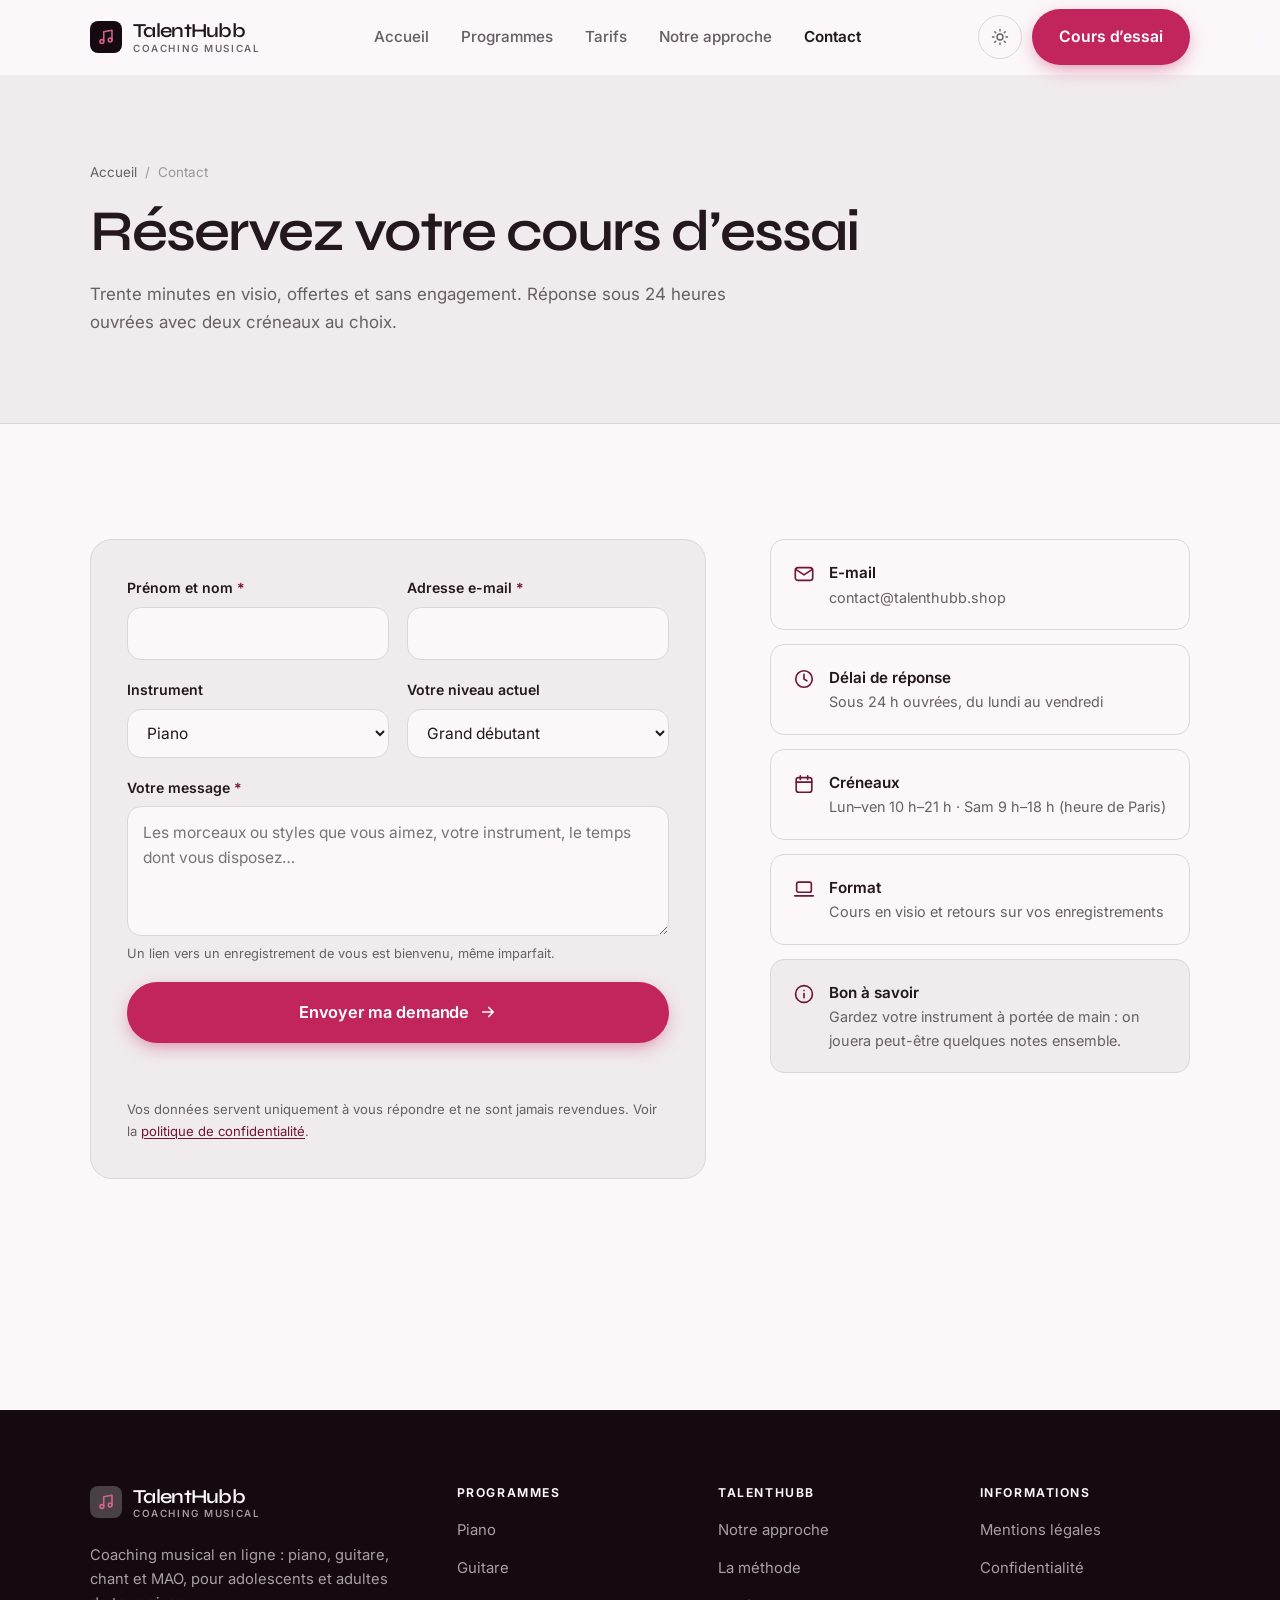
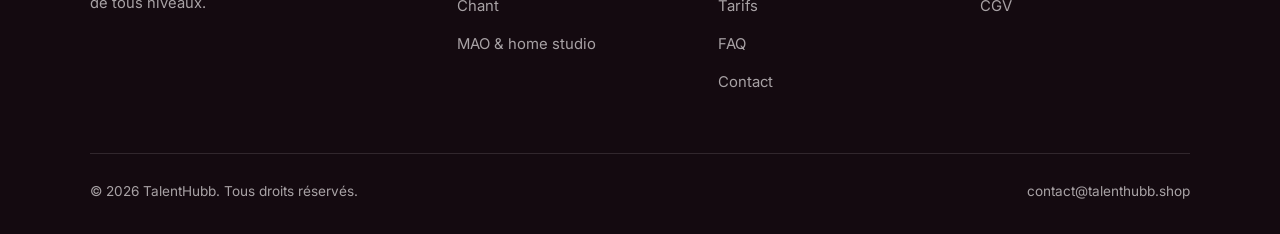
<file: contact.html>
<!DOCTYPE html>
<html lang="fr" class="no-js">
<head>
<meta charset="utf-8">
<meta name="viewport" content="width=device-width, initial-scale=1">
<title>Contact — TalentHubb</title>
<meta name="description" content="Réservez votre cours d’essai offert de 30 minutes en visio. Réponse sous 24 heures ouvrées.">
<link rel="canonical" href="https://talenthubb.shop/contact.html">

<meta property="og:type" content="website">
<meta property="og:url" content="https://talenthubb.shop/contact.html">
<meta property="og:site_name" content="TalentHubb">
<meta property="og:locale" content="fr_FR">
<meta property="og:title" content="Contact — TalentHubb">
<meta property="og:description" content="Réservez votre cours d’essai offert de 30 minutes en visio. Réponse sous 24 heures ouvrées.">
<meta name="theme-color" content="#140a10">

<link rel="icon" href="assets/img/favicon.svg" type="image/svg+xml">
<link rel="preconnect" href="https://fonts.googleapis.com">
<link rel="preconnect" href="https://fonts.gstatic.com" crossorigin>
<link rel="stylesheet" href="https://fonts.googleapis.com/css2?family=Syne:wght@400..800&family=Inter:wght@400..700&display=swap">
<link rel="stylesheet" href="assets/css/style.css">

<!-- Thème appliqué avant le premier rendu (évite le flash) -->
<script>
document.documentElement.classList.remove('no-js');
(function(){try{var t=localStorage.getItem('site-theme');if(t){document.documentElement.setAttribute('data-theme',t);}}catch(e){}})();
</script>
</head>

<body>
<a class="skip-link" href="#main">Aller au contenu principal</a>

<header class="site-header">
  <nav class="wrap nav" aria-label="Navigation principale">
    <a class="brand" href="index.html">
      <svg class="brand__mark" viewBox="0 0 64 64" aria-hidden="true">
        <rect class="bm-bg" width="64" height="64" rx="16"/>
        <g class="bm-ic" transform="translate(14 14) scale(1.5)" fill="none" stroke-width="2.1" stroke-linecap="round" stroke-linejoin="round"><path d="M9 18V5l11-2v13"/><circle cx="6.5" cy="18" r="2.5"/><circle cx="17.5" cy="16" r="2.5"/></g>
      </svg>
      <span>TalentHubb<span class="brand__sub">Coaching musical</span></span>
    </a>

    <ul class="nav__links" id="nav-links">
      <li><a href="index.html">Accueil</a></li>
      <li><a href="programmes.html">Programmes</a></li>
      <li><a href="index.html#tarifs">Tarifs</a></li>
      <li><a href="a-propos.html">Notre approche</a></li>
      <li><a href="contact.html" aria-current="page">Contact</a></li>
      <li><a class="btn btn--primary" href="contact.html">Cours d’essai</a></li>
    </ul>

    <div class="nav__cta">
      <button class="theme-toggle" type="button" aria-label="Passer en thème sombre">
        <svg class="icon-sun" viewBox="0 0 24 24" fill="none" stroke="currentColor" stroke-width="1.8" stroke-linecap="round" aria-hidden="true"><circle cx="12" cy="12" r="4"/><path d="M12 2v2m0 16v2M2 12h2m16 0h2M4.9 4.9l1.4 1.4m11.4 11.4 1.4 1.4M19.1 4.9l-1.4 1.4M6.3 17.7l-1.4 1.4"/></svg>
        <svg class="icon-moon" viewBox="0 0 24 24" fill="none" stroke="currentColor" stroke-width="1.8" stroke-linecap="round" stroke-linejoin="round" aria-hidden="true"><path d="M21 12.8A9 9 0 1 1 11.2 3a7 7 0 0 0 9.8 9.8z"/></svg>
      </button>
      <a class="btn btn--primary" href="contact.html">Cours d’essai</a>
      <button class="nav__toggle" type="button" aria-expanded="false" aria-controls="nav-links" aria-label="Ouvrir le menu">
        <svg class="icon-open" viewBox="0 0 24 24" fill="none" stroke="currentColor" stroke-width="2" stroke-linecap="round" aria-hidden="true"><path d="M3 6h18M3 12h18M3 18h18"/></svg>
        <svg class="icon-close" viewBox="0 0 24 24" fill="none" stroke="currentColor" stroke-width="2" stroke-linecap="round" aria-hidden="true"><path d="M6 6l12 12M18 6L6 18"/></svg>
      </button>
    </div>
  </nav>
</header>

<main id="main">

<section class="page-head">
  <div class="wrap">
    <nav class="breadcrumb" aria-label="Fil d’Ariane">
      <a href="index.html">Accueil</a><span>/</span><span aria-current="page">Contact</span>
    </nav>
    <h1>Réservez votre cours d’essai</h1>
    <p>Trente minutes en visio, offertes et sans engagement. Réponse sous 24 heures ouvrées avec deux créneaux au choix.</p>
  </div>
</section>

<section class="section wrap">
  <div class="form-layout">

    <!--
      FORMULAIRE : l'attribut action contient un identifiant à remplacer.
      Créez un formulaire gratuit sur https://formspree.io puis remplacez
      VOTRE_ID_FORMSPREE. En attendant, le bouton ouvre la messagerie du
      visiteur avec un message pré-rempli vers contact@talenthubb.shop.
    -->
    <form class="form" id="contact-form" action="https://formspree.io/f/VOTRE_ID_FORMSPREE" method="POST"
          data-email="contact@talenthubb.shop" data-subject="Demande de cours d’essai"
          data-msg-mail="Votre logiciel de messagerie va s’ouvrir avec le message pré-rempli." data-msg-sending="Envoi en cours…"
          data-msg-ok="Merci ! Votre message est parti. Réponse sous 24 h ouvrées." data-msg-err="L’envoi a échoué. Écrivez-nous directement à">
      <div class="form__row">
        <div class="field">
          <label for="nom">Prénom et nom <span class="req" aria-hidden="true">*</span></label>
          <input type="text" id="nom" name="nom" autocomplete="name" required>
        </div>
        <div class="field">
          <label for="email">Adresse e-mail <span class="req" aria-hidden="true">*</span></label>
          <input type="email" id="email" name="email" autocomplete="email" required>
        </div>
      </div>

      <div class="form__row">
        <div class="field">
          <label for="programme">Instrument</label>
          <select id="programme" name="programme">
            <option>Piano</option>
            <option>Guitare</option>
            <option>Chant</option>
            <option>MAO &amp; home studio</option>
            <option>Je ne sais pas encore</option>
          </select>
        </div>
        <div class="field">
          <label for="niveau">Votre niveau actuel</label>
          <select id="niveau" name="niveau">
            <option>Grand débutant</option>
            <option>Quelques bases</option>
            <option>Intermédiaire</option>
            <option>Avancé</option>
          </select>
        </div>
      </div>

      <div class="field">
        <label for="message">Votre message <span class="req" aria-hidden="true">*</span></label>
        <textarea id="message" name="message" required placeholder="Les morceaux ou styles que vous aimez, votre instrument, le temps dont vous disposez…"></textarea>
        <span class="field__hint">Un lien vers un enregistrement de vous est bienvenu, même imparfait.</span>
      </div>

      <!-- Piège à robots : invisible pour les humains -->
      <div class="visually-hidden" aria-hidden="true">
        <label for="site-web">Ne remplissez pas ce champ</label>
        <input type="text" id="site-web" name="_gotcha" tabindex="-1" autocomplete="off">
      </div>

      <button class="btn btn--primary btn--lg" type="submit">Envoyer ma demande <svg viewBox="0 0 24 24" fill="none" stroke="currentColor" stroke-width="2.2" stroke-linecap="round" stroke-linejoin="round" aria-hidden="true"><path d="M5 12h14M13 6l6 6-6 6"/></svg></button>

      <p id="form-status" class="form__status" role="status" aria-live="polite"></p>

      <p class="form__note">
        Vos données servent uniquement à vous répondre et ne sont jamais revendues. Voir la <a href="mentions-legales.html#confidentialite">politique de confidentialité</a>.
      </p>
    </form>

    <aside class="contact-aside">
      <div class="contact-card">
        <svg viewBox="0 0 24 24" fill="none" stroke="currentColor" stroke-width="1.8" stroke-linecap="round" stroke-linejoin="round" aria-hidden="true"><rect x="2.5" y="5" width="19" height="14" rx="3"/><path d="M3 7l9 6 9-6"/></svg>
        <div><b>E-mail</b><a href="mailto:contact@talenthubb.shop">contact@talenthubb.shop</a></div>
      </div>
      <div class="contact-card">
        <svg viewBox="0 0 24 24" fill="none" stroke="currentColor" stroke-width="1.8" stroke-linecap="round" stroke-linejoin="round" aria-hidden="true"><circle cx="12" cy="12" r="9"/><path d="M12 7v5l3.2 2"/></svg>
        <div><b>Délai de réponse</b><span>Sous 24 h ouvrées, du lundi au vendredi</span></div>
      </div>
      <div class="contact-card">
        <svg viewBox="0 0 24 24" fill="none" stroke="currentColor" stroke-width="1.8" stroke-linecap="round" stroke-linejoin="round" aria-hidden="true"><rect x="3.5" y="5" width="17" height="16" rx="2.5"/><path d="M8 3v4M16 3v4M3.5 10h17"/></svg>
        <div><b>Créneaux</b><span>Lun–ven 10 h–21 h · Sam 9 h–18 h (heure de Paris)</span></div>
      </div>
      <div class="contact-card">
        <svg viewBox="0 0 24 24" fill="none" stroke="currentColor" stroke-width="1.8" stroke-linecap="round" stroke-linejoin="round" aria-hidden="true"><rect x="4" y="4.5" width="16" height="11" rx="2"/><path d="M2 19.5h20"/></svg>
        <div><b>Format</b><span>Cours en visio et retours sur vos enregistrements</span></div>
      </div>
      <div class="contact-card contact-card--soft">
        <svg viewBox="0 0 24 24" fill="none" stroke="currentColor" stroke-width="1.8" stroke-linecap="round" stroke-linejoin="round" aria-hidden="true"><circle cx="12" cy="12" r="9.2"/><path d="M12 16v-4.5M12 8.2v.1"/></svg>
        <div><b>Bon à savoir</b><span>Gardez votre instrument à portée de main : on jouera peut-être quelques notes ensemble.</span></div>
      </div>
    </aside>

  </div>
</section>

</main>

<footer class="site-footer">
  <div class="wrap">
    <div class="footer__grid">
      <div class="footer__brand">
        <a class="brand" href="index.html">
          <svg class="brand__mark" viewBox="0 0 64 64" aria-hidden="true">
        <rect class="bm-bg" width="64" height="64" rx="16"/>
        <g class="bm-ic" transform="translate(14 14) scale(1.5)" fill="none" stroke-width="2.1" stroke-linecap="round" stroke-linejoin="round"><path d="M9 18V5l11-2v13"/><circle cx="6.5" cy="18" r="2.5"/><circle cx="17.5" cy="16" r="2.5"/></g>
      </svg>
          <span>TalentHubb<span class="brand__sub">Coaching musical</span></span>
        </a>
        <p>Coaching musical en ligne : piano, guitare, chant et MAO, pour adolescents et adultes de tous niveaux.</p>
      </div>

      <div class="footer__col">
        <h4>Programmes</h4>
        <ul>
          <li><a href="programmes.html#piano">Piano</a></li>
          <li><a href="programmes.html#guitare">Guitare</a></li>
          <li><a href="programmes.html#chant">Chant</a></li>
          <li><a href="programmes.html#mao">MAO &amp; home studio</a></li>
        </ul>
      </div>

      <div class="footer__col">
        <h4>TalentHubb</h4>
        <ul>
          <li><a href="a-propos.html">Notre approche</a></li>
          <li><a href="index.html#methode">La méthode</a></li>
          <li><a href="index.html#tarifs">Tarifs</a></li>
          <li><a href="index.html#faq">FAQ</a></li>
          <li><a href="contact.html">Contact</a></li>
        </ul>
      </div>

      <div class="footer__col">
        <h4>Informations</h4>
        <ul>
          <li><a href="mentions-legales.html">Mentions légales</a></li>
          <li><a href="mentions-legales.html#confidentialite">Confidentialité</a></li>
          <li><a href="mentions-legales.html#cgv">CGV</a></li>
        </ul>
      </div>
    </div>

    <div class="footer__bottom">
      <p>© <span data-year>2026</span> TalentHubb. Tous droits réservés.</p>
      <p><a href="mailto:contact@talenthubb.shop">contact@talenthubb.shop</a></p>
    </div>
  </div>
</footer>

<script src="assets/js/main.js" defer></script>
</body>
</html>
</file>
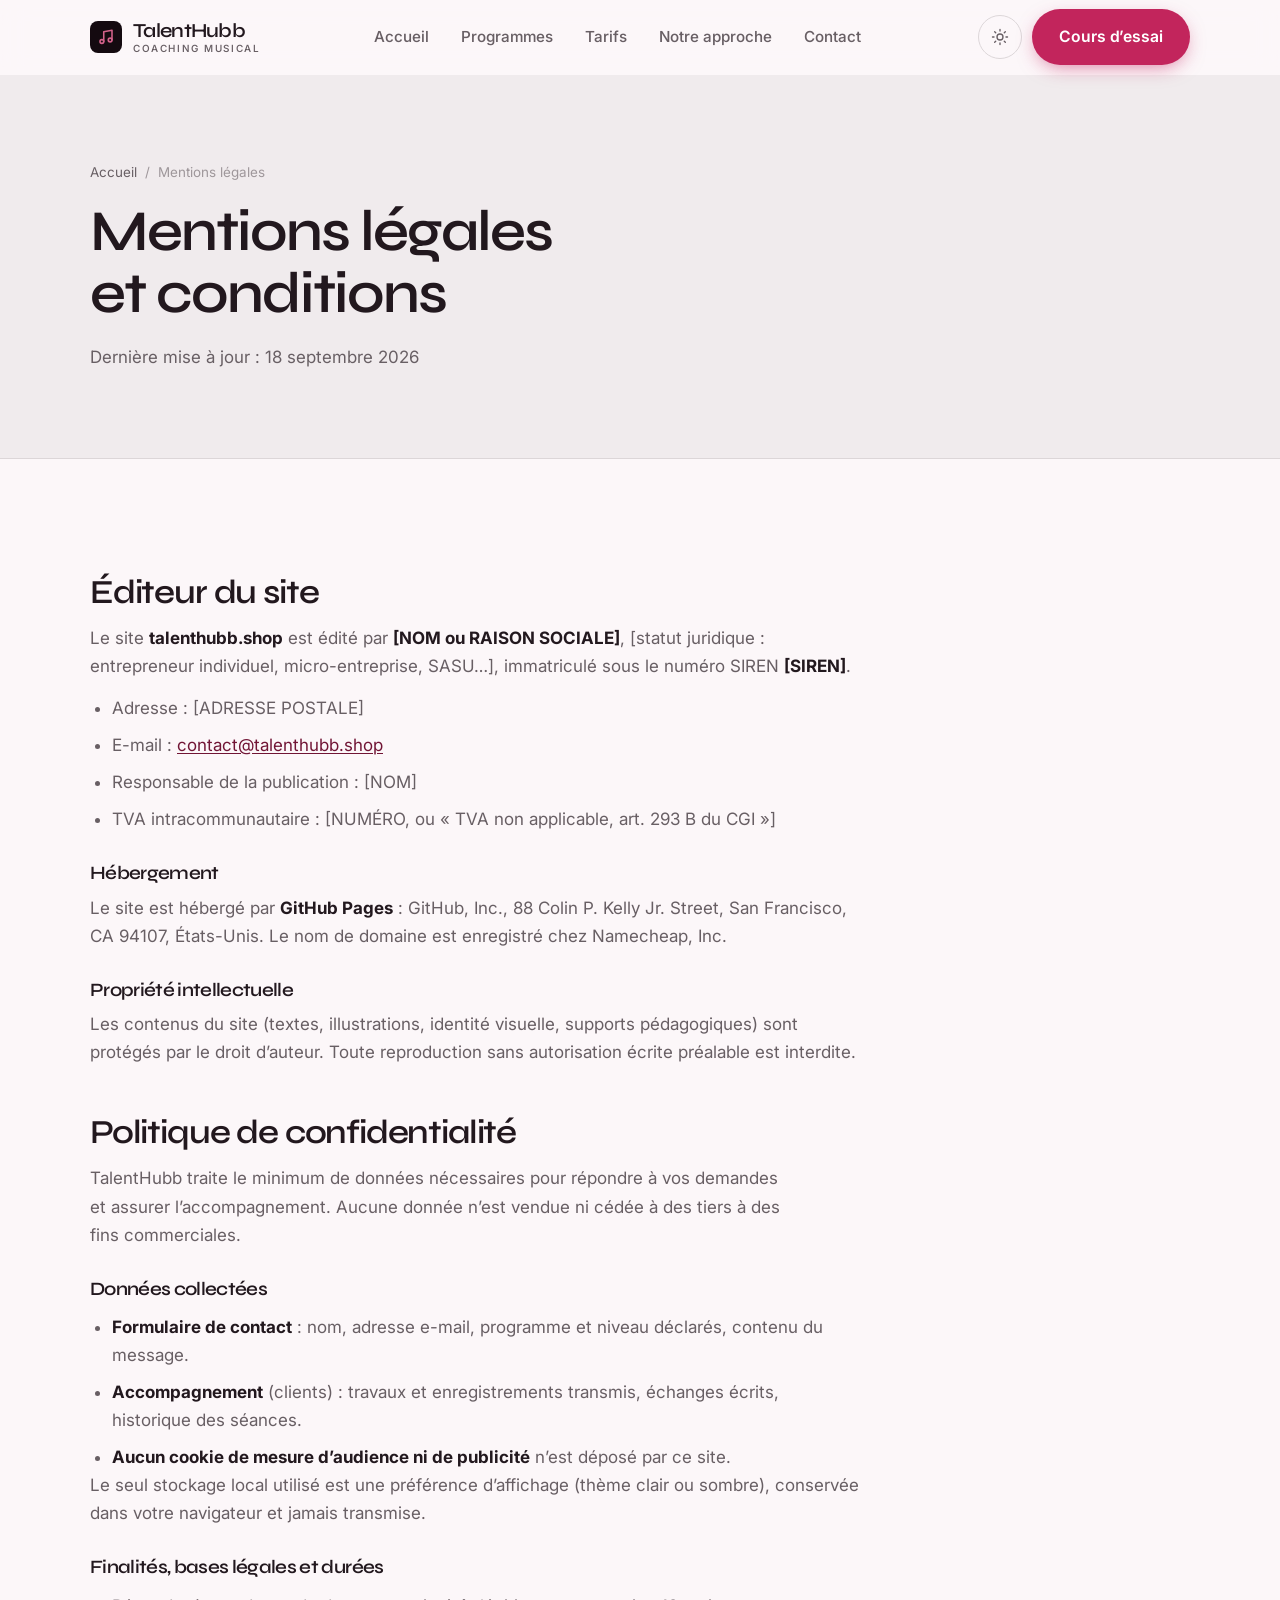
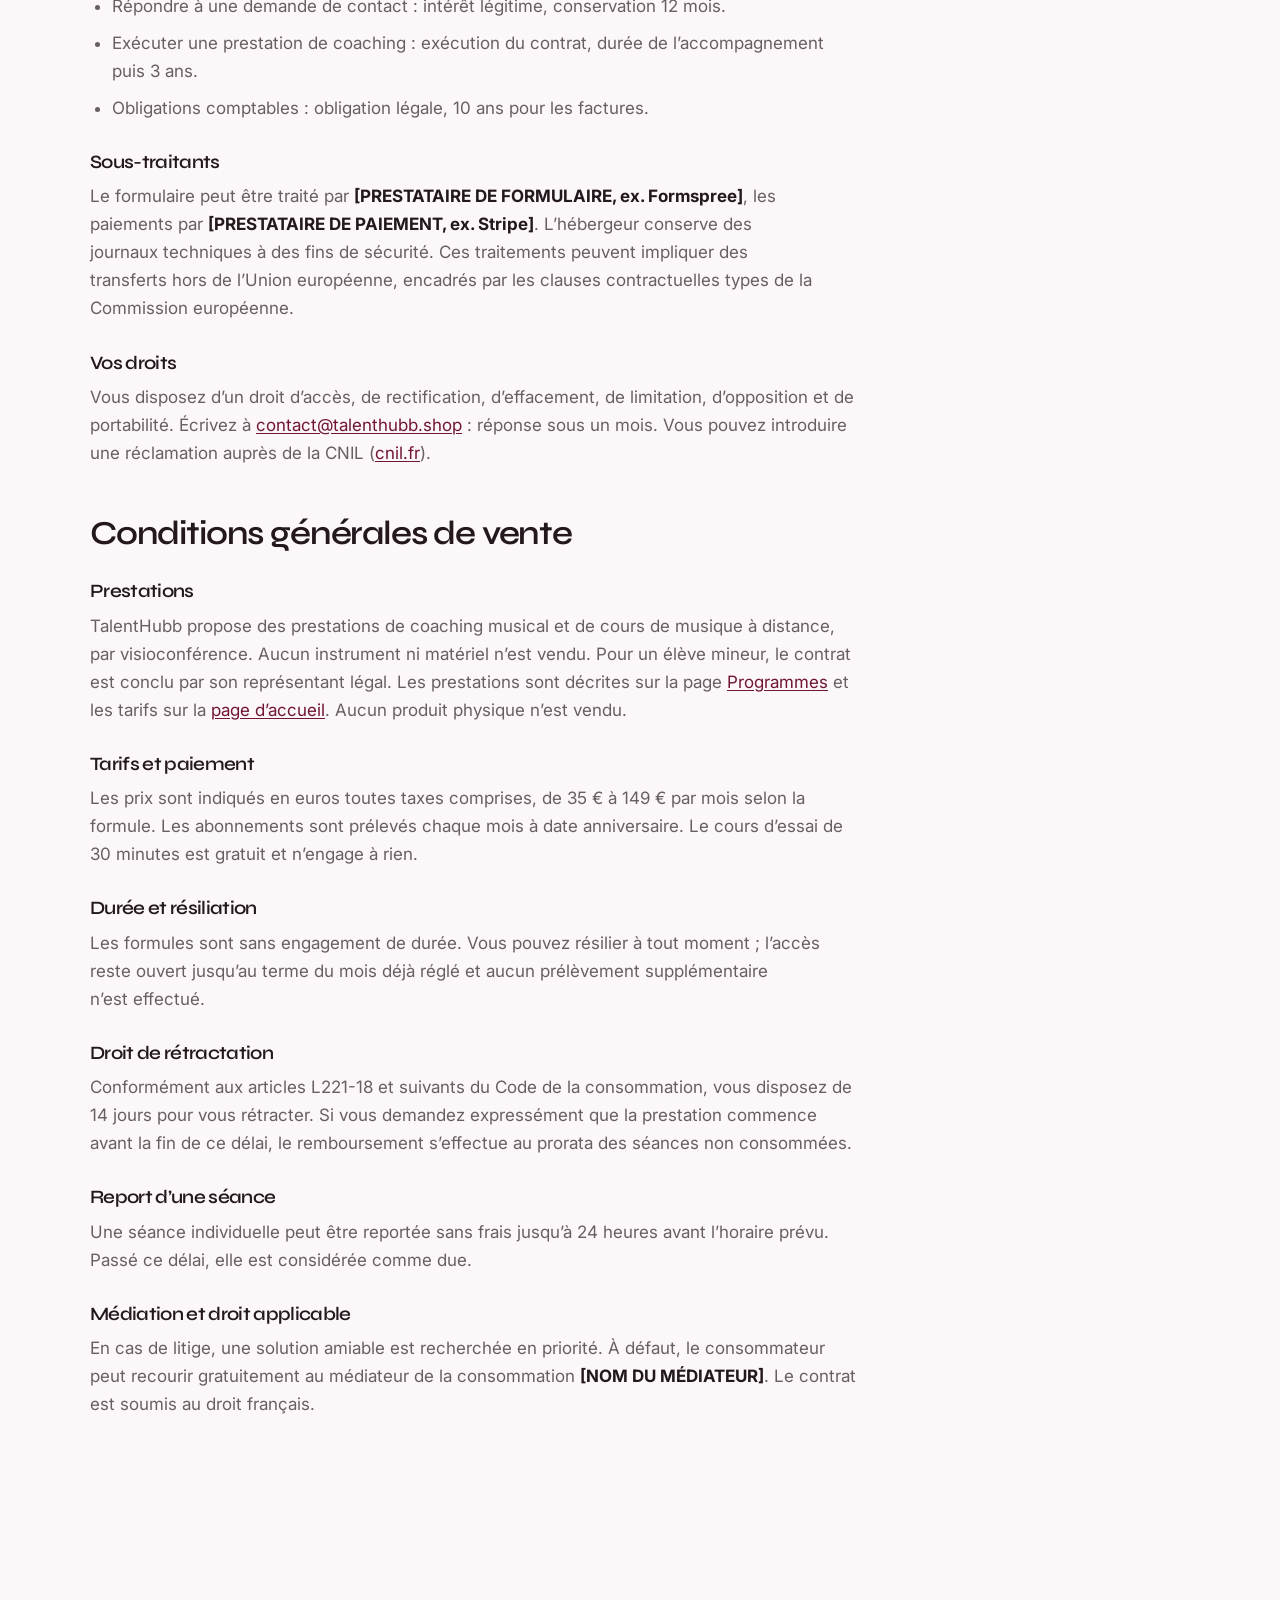
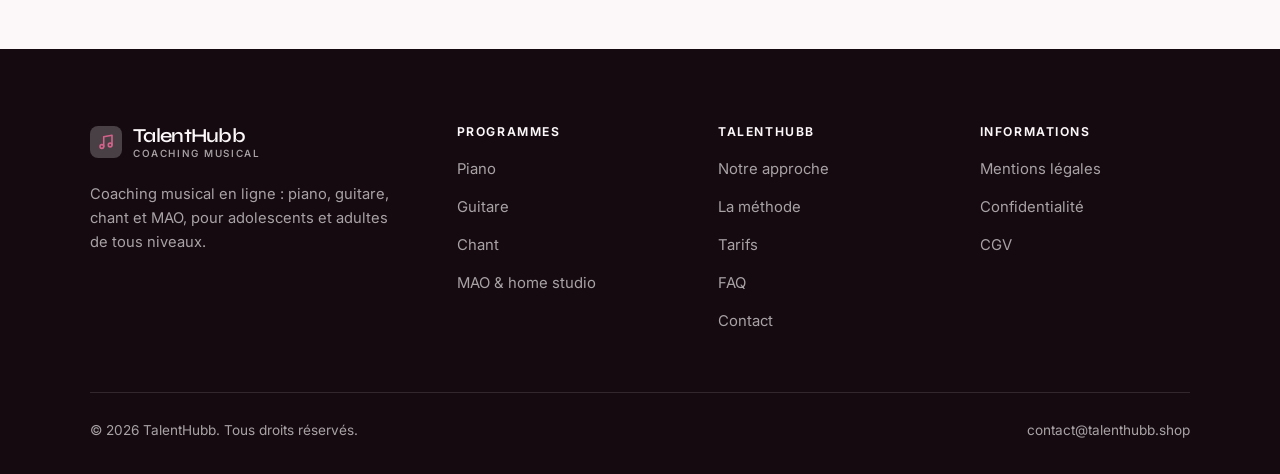
<file: mentions-legales.html>
<!DOCTYPE html>
<html lang="fr" class="no-js">
<head>
<meta charset="utf-8">
<meta name="viewport" content="width=device-width, initial-scale=1">
<title>Mentions légales, confidentialité et CGV — TalentHubb</title>
<meta name="description" content="Mentions légales, politique de confidentialité et conditions générales de vente de TalentHubb.">
<meta name="robots" content="noindex">

<meta property="og:type" content="website">
<meta property="og:url" content="https://talenthubb.shop/mentions-legales.html">
<meta property="og:site_name" content="TalentHubb">
<meta property="og:locale" content="fr_FR">
<meta property="og:title" content="Mentions légales, confidentialité et CGV — TalentHubb">
<meta property="og:description" content="Mentions légales, politique de confidentialité et conditions générales de vente de TalentHubb.">
<meta name="theme-color" content="#140a10">

<link rel="icon" href="assets/img/favicon.svg" type="image/svg+xml">
<link rel="preconnect" href="https://fonts.googleapis.com">
<link rel="preconnect" href="https://fonts.gstatic.com" crossorigin>
<link rel="stylesheet" href="https://fonts.googleapis.com/css2?family=Syne:wght@400..800&family=Inter:wght@400..700&display=swap">
<link rel="stylesheet" href="assets/css/style.css">

<!-- Thème appliqué avant le premier rendu (évite le flash) -->
<script>
document.documentElement.classList.remove('no-js');
(function(){try{var t=localStorage.getItem('site-theme');if(t){document.documentElement.setAttribute('data-theme',t);}}catch(e){}})();
</script>
</head>

<body>
<a class="skip-link" href="#main">Aller au contenu principal</a>

<header class="site-header">
  <nav class="wrap nav" aria-label="Navigation principale">
    <a class="brand" href="index.html">
      <svg class="brand__mark" viewBox="0 0 64 64" aria-hidden="true">
        <rect class="bm-bg" width="64" height="64" rx="16"/>
        <g class="bm-ic" transform="translate(14 14) scale(1.5)" fill="none" stroke-width="2.1" stroke-linecap="round" stroke-linejoin="round"><path d="M9 18V5l11-2v13"/><circle cx="6.5" cy="18" r="2.5"/><circle cx="17.5" cy="16" r="2.5"/></g>
      </svg>
      <span>TalentHubb<span class="brand__sub">Coaching musical</span></span>
    </a>

    <ul class="nav__links" id="nav-links">
      <li><a href="index.html">Accueil</a></li>
      <li><a href="programmes.html">Programmes</a></li>
      <li><a href="index.html#tarifs">Tarifs</a></li>
      <li><a href="a-propos.html">Notre approche</a></li>
      <li><a href="contact.html">Contact</a></li>
      <li><a class="btn btn--primary" href="contact.html">Cours d’essai</a></li>
    </ul>

    <div class="nav__cta">
      <button class="theme-toggle" type="button" aria-label="Passer en thème sombre">
        <svg class="icon-sun" viewBox="0 0 24 24" fill="none" stroke="currentColor" stroke-width="1.8" stroke-linecap="round" aria-hidden="true"><circle cx="12" cy="12" r="4"/><path d="M12 2v2m0 16v2M2 12h2m16 0h2M4.9 4.9l1.4 1.4m11.4 11.4 1.4 1.4M19.1 4.9l-1.4 1.4M6.3 17.7l-1.4 1.4"/></svg>
        <svg class="icon-moon" viewBox="0 0 24 24" fill="none" stroke="currentColor" stroke-width="1.8" stroke-linecap="round" stroke-linejoin="round" aria-hidden="true"><path d="M21 12.8A9 9 0 1 1 11.2 3a7 7 0 0 0 9.8 9.8z"/></svg>
      </button>
      <a class="btn btn--primary" href="contact.html">Cours d’essai</a>
      <button class="nav__toggle" type="button" aria-expanded="false" aria-controls="nav-links" aria-label="Ouvrir le menu">
        <svg class="icon-open" viewBox="0 0 24 24" fill="none" stroke="currentColor" stroke-width="2" stroke-linecap="round" aria-hidden="true"><path d="M3 6h18M3 12h18M3 18h18"/></svg>
        <svg class="icon-close" viewBox="0 0 24 24" fill="none" stroke="currentColor" stroke-width="2" stroke-linecap="round" aria-hidden="true"><path d="M6 6l12 12M18 6L6 18"/></svg>
      </button>
    </div>
  </nav>
</header>

<main id="main">

<section class="page-head">
  <div class="wrap">
    <nav class="breadcrumb" aria-label="Fil d'Ariane">
      <a href="index.html">Accueil</a><span>/</span><span aria-current="page">Mentions légales</span>
    </nav>
    <h1>Mentions légales et conditions</h1>
    <p>Dernière mise à jour : <time datetime="2026-09-18">18 septembre 2026</time></p>
  </div>
</section>

<section class="section wrap">
  <div class="prose">

    <!--
      À COMPLÉTER : ce document est un squelette, pas un conseil juridique.
      Remplacez chaque [CROCHET] par vos informations réelles. En France,
      l'identité de l'éditeur est obligatoire (art. 6-III LCEN).
    -->

    <h2 id="editeur">Éditeur du site</h2>
    <p>
      Le site <strong>talenthubb.shop</strong> est édité par <strong>[NOM ou RAISON SOCIALE]</strong>,
      [statut juridique : entrepreneur individuel, micro-entreprise, SASU…],
      immatriculé sous le numéro SIREN <strong>[SIREN]</strong>.
    </p>
    <ul>
      <li>Adresse : [ADRESSE POSTALE]</li>
      <li>E-mail : <a href="mailto:contact@talenthubb.shop">contact@talenthubb.shop</a></li>
      <li>Responsable de la publication : [NOM]</li>
      <li>TVA intracommunautaire : [NUMÉRO, ou « TVA non applicable, art. 293 B du CGI »]</li>
    </ul>

    <h3>Hébergement</h3>
    <p>
      Le site est hébergé par <strong>GitHub Pages</strong> : GitHub, Inc., 88 Colin P. Kelly Jr. Street,
      San Francisco, CA 94107, États-Unis. Le nom de domaine est enregistré chez Namecheap, Inc.
    </p>

    <h3>Propriété intellectuelle</h3>
    <p>
      Les contenus du site (textes, illustrations, identité visuelle, supports pédagogiques) sont
      protégés par le droit d’auteur. Toute reproduction sans autorisation écrite préalable est interdite.
    </p>

    <h2 id="confidentialite">Politique de confidentialité</h2>
    <p>
      TalentHubb traite le minimum de données nécessaires pour répondre à vos demandes et assurer
      l’accompagnement. Aucune donnée n’est vendue ni cédée à des tiers à des fins commerciales.
    </p>
    <h3>Données collectées</h3>
    <ul>
      <li><strong>Formulaire de contact</strong> : nom, adresse e-mail, programme et niveau déclarés, contenu du message.</li>
      <li><strong>Accompagnement</strong> (clients) : travaux et enregistrements transmis, échanges écrits, historique des séances.</li>
      <li><strong>Aucun cookie de mesure d’audience ni de publicité</strong> n’est déposé par ce site.</li>
    </ul>
    <p>
      Le seul stockage local utilisé est une préférence d’affichage (thème clair ou sombre), conservée
      dans votre navigateur et jamais transmise.
    </p>
    <h3>Finalités, bases légales et durées</h3>
    <ul>
      <li>Répondre à une demande de contact : intérêt légitime, conservation 12 mois.</li>
      <li>Exécuter une prestation de coaching : exécution du contrat, durée de l’accompagnement puis 3 ans.</li>
      <li>Obligations comptables : obligation légale, 10 ans pour les factures.</li>
    </ul>
    <h3>Sous-traitants</h3>
    <p>
      Le formulaire peut être traité par <strong>[PRESTATAIRE DE FORMULAIRE, ex. Formspree]</strong>, les paiements
      par <strong>[PRESTATAIRE DE PAIEMENT, ex. Stripe]</strong>. L’hébergeur conserve des journaux techniques à des
      fins de sécurité. Ces traitements peuvent impliquer des transferts hors de l’Union européenne, encadrés par
      les clauses contractuelles types de la Commission européenne.
    </p>
    <h3>Vos droits</h3>
    <p>
      Vous disposez d’un droit d’accès, de rectification, d’effacement, de limitation, d’opposition et de
      portabilité. Écrivez à <a href="mailto:contact@talenthubb.shop">contact@talenthubb.shop</a> : réponse sous un mois. Vous pouvez
      introduire une réclamation auprès de la CNIL (<a href="https://www.cnil.fr" rel="noopener" target="_blank">cnil.fr</a>).
    </p>

    <h2 id="cgv">Conditions générales de vente</h2>
    <h3>Prestations</h3>
    <p>
      TalentHubb propose des prestations de coaching musical et de cours de musique à distance, par visioconférence. Aucun instrument ni matériel n’est vendu. Pour un élève mineur, le contrat est conclu par son représentant légal. Les prestations sont décrites sur la page
      <a href="programmes.html">Programmes</a> et les tarifs sur la <a href="index.html#tarifs">page d’accueil</a>.
      Aucun produit physique n’est vendu.
    </p>
    <h3>Tarifs et paiement</h3>
    <p>
      Les prix sont indiqués en euros toutes taxes comprises, de 35 € à 149 € par mois
      selon la formule. Les abonnements sont prélevés chaque mois à date anniversaire. Le cours d’essai de 30 minutes est gratuit et n’engage à rien.
    </p>
    <h3>Durée et résiliation</h3>
    <p>
      Les formules sont sans engagement de durée. Vous pouvez résilier à tout moment ; l’accès reste ouvert
      jusqu’au terme du mois déjà réglé et aucun prélèvement supplémentaire n’est effectué.
    </p>
    <h3>Droit de rétractation</h3>
    <p>
      Conformément aux articles L221-18 et suivants du Code de la consommation, vous disposez de 14 jours pour
      vous rétracter. Si vous demandez expressément que la prestation commence avant la fin de ce délai, le
      remboursement s’effectue au prorata des séances non consommées.
    </p>
    <h3>Report d’une séance</h3>
    <p>
      Une séance individuelle peut être reportée sans frais jusqu’à 24 heures avant l’horaire prévu. Passé ce
      délai, elle est considérée comme due.
    </p>
    <h3>Médiation et droit applicable</h3>
    <p>
      En cas de litige, une solution amiable est recherchée en priorité. À défaut, le consommateur peut recourir
      gratuitement au médiateur de la consommation <strong>[NOM DU MÉDIATEUR]</strong>. Le contrat est soumis au droit français.
    </p>

  </div>
</section>

</main>

<footer class="site-footer">
  <div class="wrap">
    <div class="footer__grid">
      <div class="footer__brand">
        <a class="brand" href="index.html">
          <svg class="brand__mark" viewBox="0 0 64 64" aria-hidden="true">
        <rect class="bm-bg" width="64" height="64" rx="16"/>
        <g class="bm-ic" transform="translate(14 14) scale(1.5)" fill="none" stroke-width="2.1" stroke-linecap="round" stroke-linejoin="round"><path d="M9 18V5l11-2v13"/><circle cx="6.5" cy="18" r="2.5"/><circle cx="17.5" cy="16" r="2.5"/></g>
      </svg>
          <span>TalentHubb<span class="brand__sub">Coaching musical</span></span>
        </a>
        <p>Coaching musical en ligne : piano, guitare, chant et MAO, pour adolescents et adultes de tous niveaux.</p>
      </div>

      <div class="footer__col">
        <h4>Programmes</h4>
        <ul>
          <li><a href="programmes.html#piano">Piano</a></li>
          <li><a href="programmes.html#guitare">Guitare</a></li>
          <li><a href="programmes.html#chant">Chant</a></li>
          <li><a href="programmes.html#mao">MAO &amp; home studio</a></li>
        </ul>
      </div>

      <div class="footer__col">
        <h4>TalentHubb</h4>
        <ul>
          <li><a href="a-propos.html">Notre approche</a></li>
          <li><a href="index.html#methode">La méthode</a></li>
          <li><a href="index.html#tarifs">Tarifs</a></li>
          <li><a href="index.html#faq">FAQ</a></li>
          <li><a href="contact.html">Contact</a></li>
        </ul>
      </div>

      <div class="footer__col">
        <h4>Informations</h4>
        <ul>
          <li><a href="mentions-legales.html">Mentions légales</a></li>
          <li><a href="mentions-legales.html#confidentialite">Confidentialité</a></li>
          <li><a href="mentions-legales.html#cgv">CGV</a></li>
        </ul>
      </div>
    </div>

    <div class="footer__bottom">
      <p>© <span data-year>2026</span> TalentHubb. Tous droits réservés.</p>
      <p><a href="mailto:contact@talenthubb.shop">contact@talenthubb.shop</a></p>
    </div>
  </div>
</footer>

<script src="assets/js/main.js" defer></script>
</body>
</html>
</file>
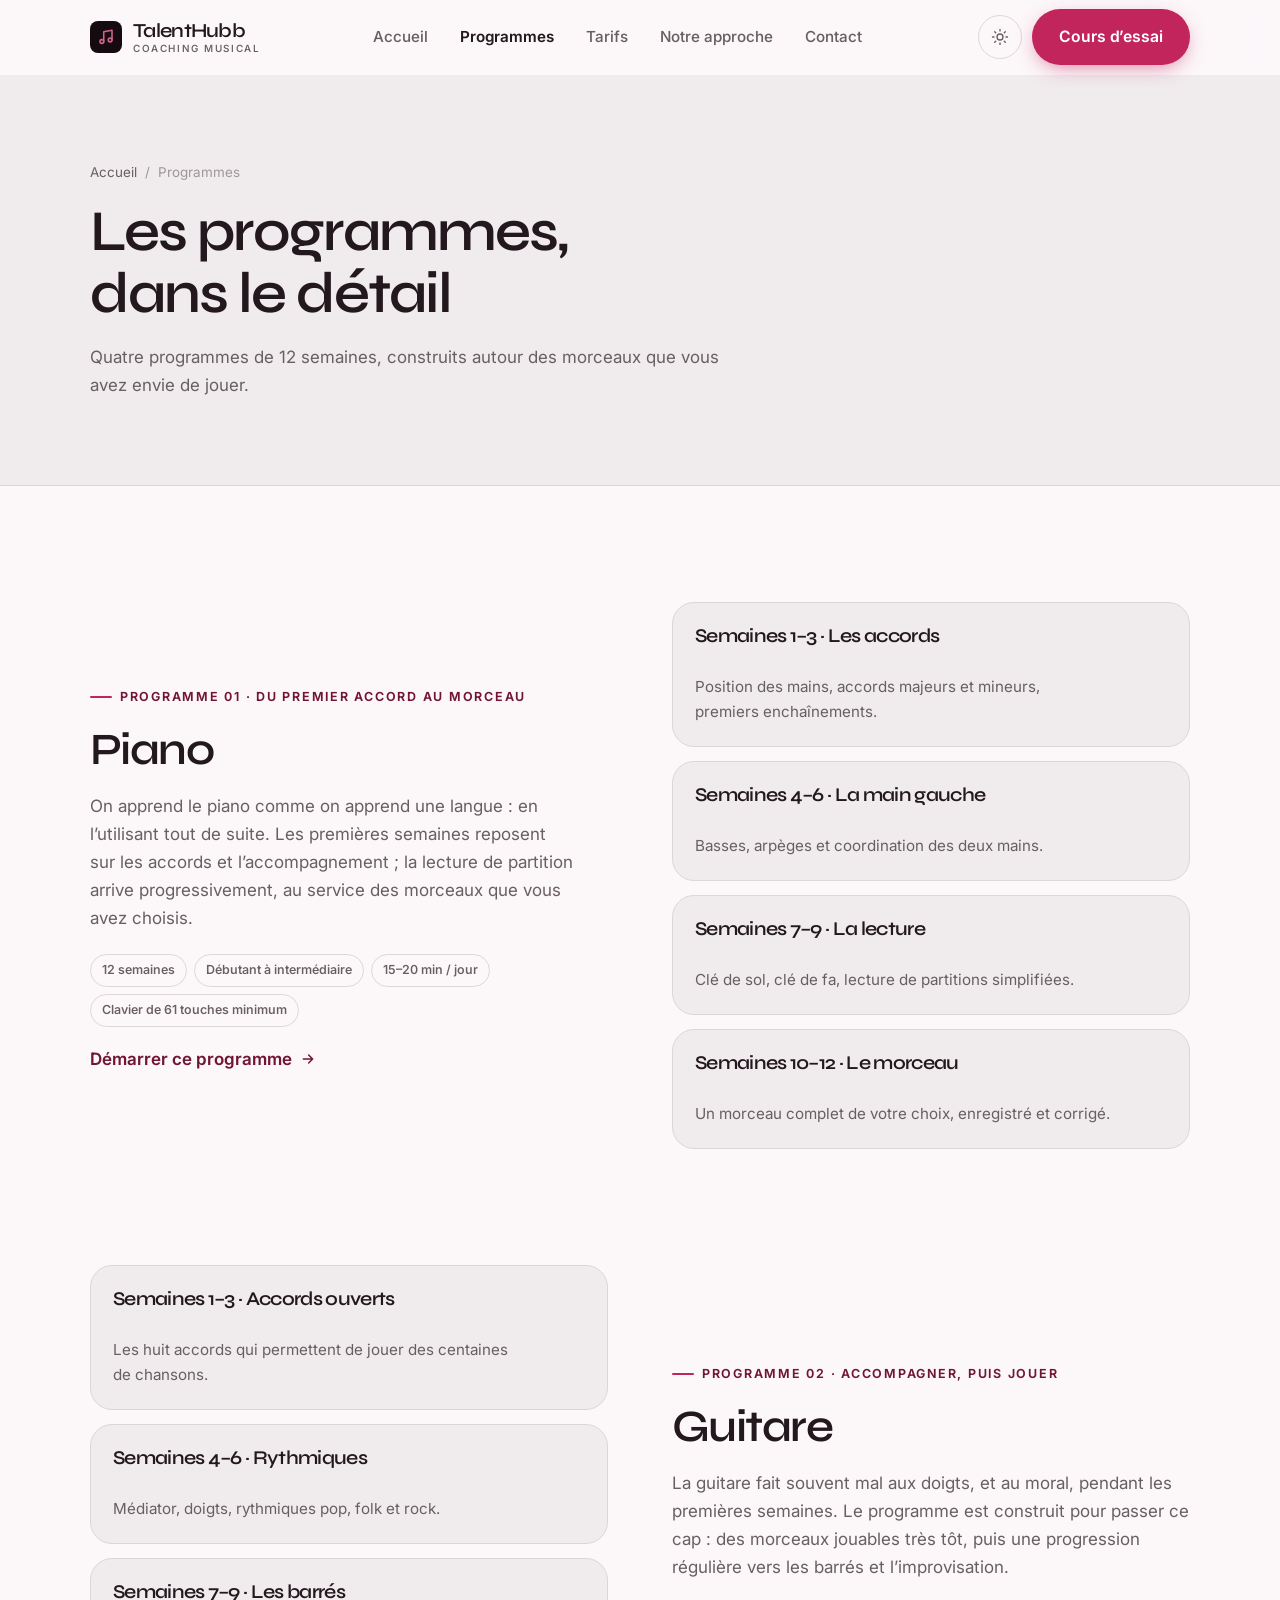
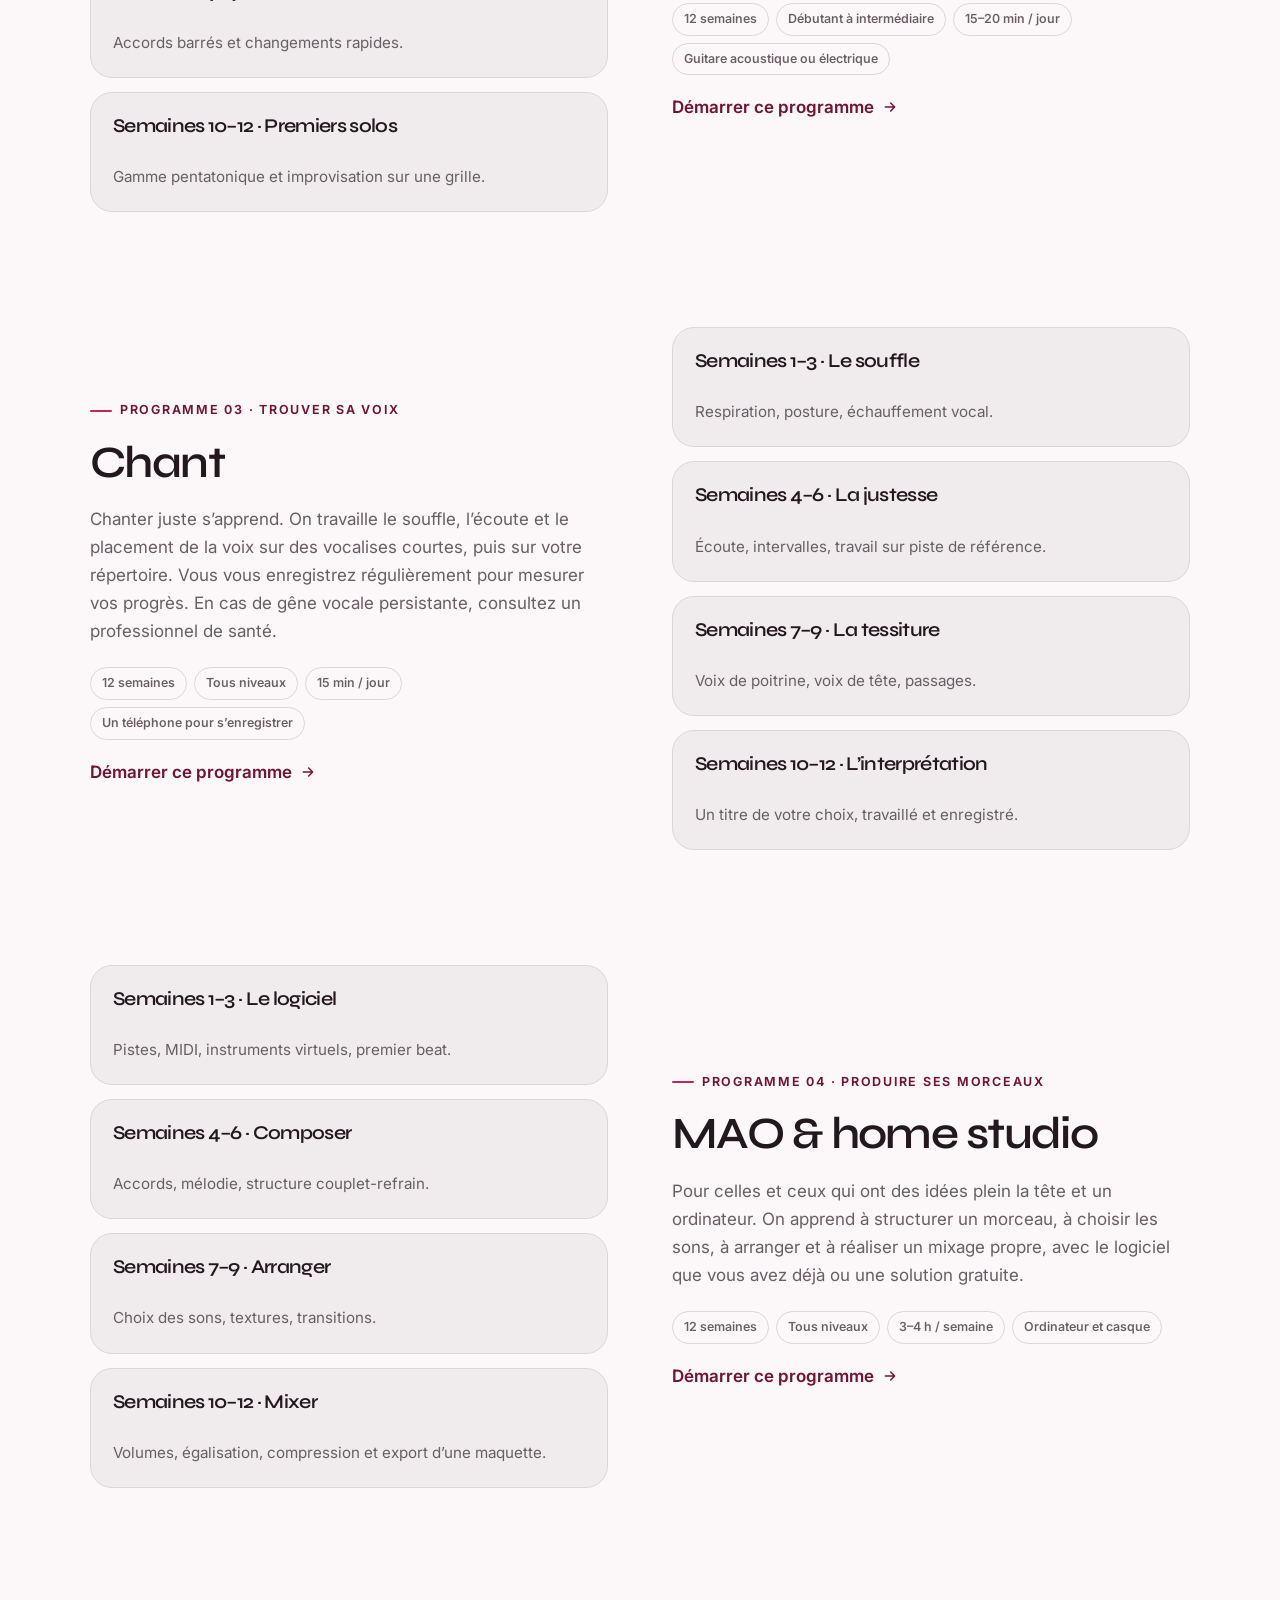
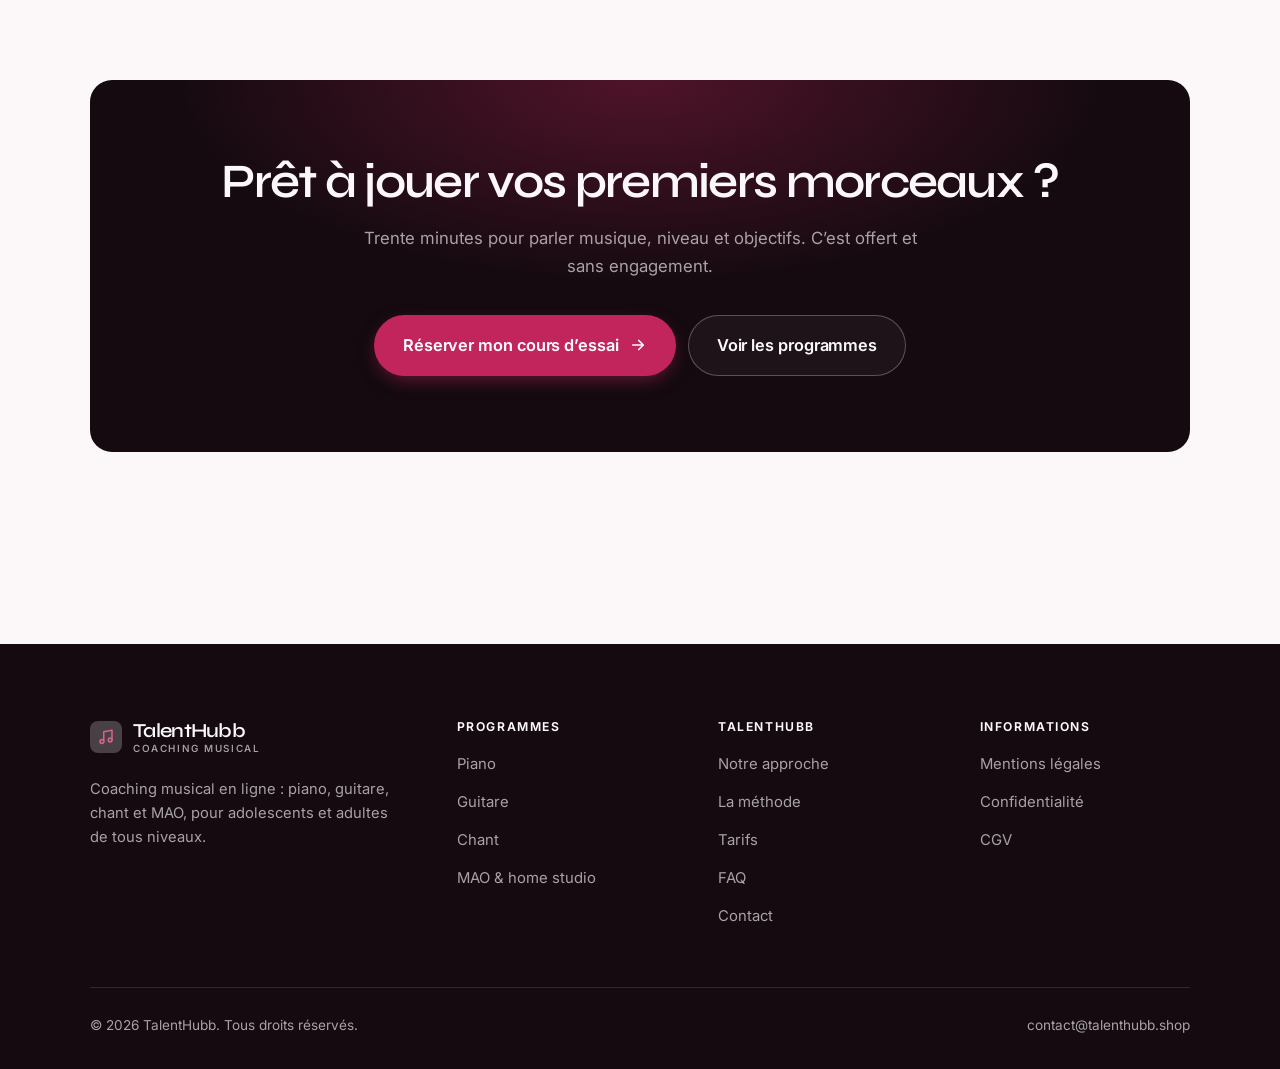
<file: programmes.html>
<!DOCTYPE html>
<html lang="fr" class="no-js">
<head>
<meta charset="utf-8">
<meta name="viewport" content="width=device-width, initial-scale=1">
<title>Programmes — TalentHubb</title>
<meta name="description" content="Programmes de coaching musical en ligne : piano, guitare, chant, MAO et home studio. Contenu semaine par semaine.">
<link rel="canonical" href="https://talenthubb.shop/programmes.html">

<meta property="og:type" content="website">
<meta property="og:url" content="https://talenthubb.shop/programmes.html">
<meta property="og:site_name" content="TalentHubb">
<meta property="og:locale" content="fr_FR">
<meta property="og:title" content="Programmes — TalentHubb">
<meta property="og:description" content="Programmes de coaching musical en ligne : piano, guitare, chant, MAO et home studio. Contenu semaine par semaine.">
<meta name="theme-color" content="#140a10">

<link rel="icon" href="assets/img/favicon.svg" type="image/svg+xml">
<link rel="preconnect" href="https://fonts.googleapis.com">
<link rel="preconnect" href="https://fonts.gstatic.com" crossorigin>
<link rel="stylesheet" href="https://fonts.googleapis.com/css2?family=Syne:wght@400..800&family=Inter:wght@400..700&display=swap">
<link rel="stylesheet" href="assets/css/style.css">

<!-- Thème appliqué avant le premier rendu (évite le flash) -->
<script>
document.documentElement.classList.remove('no-js');
(function(){try{var t=localStorage.getItem('site-theme');if(t){document.documentElement.setAttribute('data-theme',t);}}catch(e){}})();
</script>
</head>

<body>
<a class="skip-link" href="#main">Aller au contenu principal</a>

<header class="site-header">
  <nav class="wrap nav" aria-label="Navigation principale">
    <a class="brand" href="index.html">
      <svg class="brand__mark" viewBox="0 0 64 64" aria-hidden="true">
        <rect class="bm-bg" width="64" height="64" rx="16"/>
        <g class="bm-ic" transform="translate(14 14) scale(1.5)" fill="none" stroke-width="2.1" stroke-linecap="round" stroke-linejoin="round"><path d="M9 18V5l11-2v13"/><circle cx="6.5" cy="18" r="2.5"/><circle cx="17.5" cy="16" r="2.5"/></g>
      </svg>
      <span>TalentHubb<span class="brand__sub">Coaching musical</span></span>
    </a>

    <ul class="nav__links" id="nav-links">
      <li><a href="index.html">Accueil</a></li>
      <li><a href="programmes.html" aria-current="page">Programmes</a></li>
      <li><a href="index.html#tarifs">Tarifs</a></li>
      <li><a href="a-propos.html">Notre approche</a></li>
      <li><a href="contact.html">Contact</a></li>
      <li><a class="btn btn--primary" href="contact.html">Cours d’essai</a></li>
    </ul>

    <div class="nav__cta">
      <button class="theme-toggle" type="button" aria-label="Passer en thème sombre">
        <svg class="icon-sun" viewBox="0 0 24 24" fill="none" stroke="currentColor" stroke-width="1.8" stroke-linecap="round" aria-hidden="true"><circle cx="12" cy="12" r="4"/><path d="M12 2v2m0 16v2M2 12h2m16 0h2M4.9 4.9l1.4 1.4m11.4 11.4 1.4 1.4M19.1 4.9l-1.4 1.4M6.3 17.7l-1.4 1.4"/></svg>
        <svg class="icon-moon" viewBox="0 0 24 24" fill="none" stroke="currentColor" stroke-width="1.8" stroke-linecap="round" stroke-linejoin="round" aria-hidden="true"><path d="M21 12.8A9 9 0 1 1 11.2 3a7 7 0 0 0 9.8 9.8z"/></svg>
      </button>
      <a class="btn btn--primary" href="contact.html">Cours d’essai</a>
      <button class="nav__toggle" type="button" aria-expanded="false" aria-controls="nav-links" aria-label="Ouvrir le menu">
        <svg class="icon-open" viewBox="0 0 24 24" fill="none" stroke="currentColor" stroke-width="2" stroke-linecap="round" aria-hidden="true"><path d="M3 6h18M3 12h18M3 18h18"/></svg>
        <svg class="icon-close" viewBox="0 0 24 24" fill="none" stroke="currentColor" stroke-width="2" stroke-linecap="round" aria-hidden="true"><path d="M6 6l12 12M18 6L6 18"/></svg>
      </button>
    </div>
  </nav>
</header>

<main id="main">

<section class="page-head">
  <div class="wrap">
    <nav class="breadcrumb" aria-label="Fil d’Ariane">
      <a href="index.html">Accueil</a><span>/</span><span aria-current="page">Programmes</span>
    </nav>
    <h1>Les programmes, dans le détail</h1>
    <p>Quatre programmes de 12 semaines, construits autour des morceaux que vous avez envie de jouer.</p>
  </div>
</section>

<section class="section wrap" id="piano">
  <div class="split reveal">
    <div>
      <span class="eyebrow">Programme 01 · Du premier accord au morceau</span>
      <h2>Piano</h2>
      <p>On apprend le piano comme on apprend une langue : en l’utilisant tout de suite. Les premières semaines reposent sur les accords et l’accompagnement ; la lecture de partition arrive progressivement, au service des morceaux que vous avez choisis.</p>
      <ul class="tags"><li>12 semaines</li><li>Débutant à intermédiaire</li><li>15–20 min / jour</li><li>Clavier de 61 touches minimum</li></ul>
      <p><a class="arrow-link" href="contact.html">Démarrer ce programme <svg viewBox="0 0 24 24" fill="none" stroke="currentColor" stroke-width="2.2" stroke-linecap="round" stroke-linejoin="round" aria-hidden="true"><path d="M5 12h14M13 6l6 6-6 6"/></svg></a></p>
    </div>
    <div class="grid grid--2 grid--tight">
      <article class="card card--sm">
        <h3>Semaines 1–3 · Les accords</h3>
        <p>Position des mains, accords majeurs et mineurs, premiers enchaînements.</p>
      </article>
      <article class="card card--sm">
        <h3>Semaines 4–6 · La main gauche</h3>
        <p>Basses, arpèges et coordination des deux mains.</p>
      </article>
      <article class="card card--sm">
        <h3>Semaines 7–9 · La lecture</h3>
        <p>Clé de sol, clé de fa, lecture de partitions simplifiées.</p>
      </article>
      <article class="card card--sm">
        <h3>Semaines 10–12 · Le morceau</h3>
        <p>Un morceau complet de votre choix, enregistré et corrigé.</p>
      </article>
    </div>
  </div>
</section>

<section class="section section--flush wrap" id="guitare">
  <div class="split reveal">
    <div class="grid grid--2 grid--tight">
      <article class="card card--sm">
        <h3>Semaines 1–3 · Accords ouverts</h3>
        <p>Les huit accords qui permettent de jouer des centaines de chansons.</p>
      </article>
      <article class="card card--sm">
        <h3>Semaines 4–6 · Rythmiques</h3>
        <p>Médiator, doigts, rythmiques pop, folk et rock.</p>
      </article>
      <article class="card card--sm">
        <h3>Semaines 7–9 · Les barrés</h3>
        <p>Accords barrés et changements rapides.</p>
      </article>
      <article class="card card--sm">
        <h3>Semaines 10–12 · Premiers solos</h3>
        <p>Gamme pentatonique et improvisation sur une grille.</p>
      </article>
    </div>
    <div>
      <span class="eyebrow">Programme 02 · Accompagner, puis jouer</span>
      <h2>Guitare</h2>
      <p>La guitare fait souvent mal aux doigts, et au moral, pendant les premières semaines. Le programme est construit pour passer ce cap : des morceaux jouables très tôt, puis une progression régulière vers les barrés et l’improvisation.</p>
      <ul class="tags"><li>12 semaines</li><li>Débutant à intermédiaire</li><li>15–20 min / jour</li><li>Guitare acoustique ou électrique</li></ul>
      <p><a class="arrow-link" href="contact.html">Démarrer ce programme <svg viewBox="0 0 24 24" fill="none" stroke="currentColor" stroke-width="2.2" stroke-linecap="round" stroke-linejoin="round" aria-hidden="true"><path d="M5 12h14M13 6l6 6-6 6"/></svg></a></p>
    </div>
  </div>
</section>

<section class="section section--flush wrap" id="chant">
  <div class="split reveal">
    <div>
      <span class="eyebrow">Programme 03 · Trouver sa voix</span>
      <h2>Chant</h2>
      <p>Chanter juste s’apprend. On travaille le souffle, l’écoute et le placement de la voix sur des vocalises courtes, puis sur votre répertoire. Vous vous enregistrez régulièrement pour mesurer vos progrès. En cas de gêne vocale persistante, consultez un professionnel de santé.</p>
      <ul class="tags"><li>12 semaines</li><li>Tous niveaux</li><li>15 min / jour</li><li>Un téléphone pour s’enregistrer</li></ul>
      <p><a class="arrow-link" href="contact.html">Démarrer ce programme <svg viewBox="0 0 24 24" fill="none" stroke="currentColor" stroke-width="2.2" stroke-linecap="round" stroke-linejoin="round" aria-hidden="true"><path d="M5 12h14M13 6l6 6-6 6"/></svg></a></p>
    </div>
    <div class="grid grid--2 grid--tight">
      <article class="card card--sm">
        <h3>Semaines 1–3 · Le souffle</h3>
        <p>Respiration, posture, échauffement vocal.</p>
      </article>
      <article class="card card--sm">
        <h3>Semaines 4–6 · La justesse</h3>
        <p>Écoute, intervalles, travail sur piste de référence.</p>
      </article>
      <article class="card card--sm">
        <h3>Semaines 7–9 · La tessiture</h3>
        <p>Voix de poitrine, voix de tête, passages.</p>
      </article>
      <article class="card card--sm">
        <h3>Semaines 10–12 · L’interprétation</h3>
        <p>Un titre de votre choix, travaillé et enregistré.</p>
      </article>
    </div>
  </div>
</section>

<section class="section section--flush wrap" id="mao">
  <div class="split reveal">
    <div class="grid grid--2 grid--tight">
      <article class="card card--sm">
        <h3>Semaines 1–3 · Le logiciel</h3>
        <p>Pistes, MIDI, instruments virtuels, premier beat.</p>
      </article>
      <article class="card card--sm">
        <h3>Semaines 4–6 · Composer</h3>
        <p>Accords, mélodie, structure couplet-refrain.</p>
      </article>
      <article class="card card--sm">
        <h3>Semaines 7–9 · Arranger</h3>
        <p>Choix des sons, textures, transitions.</p>
      </article>
      <article class="card card--sm">
        <h3>Semaines 10–12 · Mixer</h3>
        <p>Volumes, égalisation, compression et export d’une maquette.</p>
      </article>
    </div>
    <div>
      <span class="eyebrow">Programme 04 · Produire ses morceaux</span>
      <h2>MAO &amp; home studio</h2>
      <p>Pour celles et ceux qui ont des idées plein la tête et un ordinateur. On apprend à structurer un morceau, à choisir les sons, à arranger et à réaliser un mixage propre, avec le logiciel que vous avez déjà ou une solution gratuite.</p>
      <ul class="tags"><li>12 semaines</li><li>Tous niveaux</li><li>3–4 h / semaine</li><li>Ordinateur et casque</li></ul>
      <p><a class="arrow-link" href="contact.html">Démarrer ce programme <svg viewBox="0 0 24 24" fill="none" stroke="currentColor" stroke-width="2.2" stroke-linecap="round" stroke-linejoin="round" aria-hidden="true"><path d="M5 12h14M13 6l6 6-6 6"/></svg></a></p>
    </div>
  </div>
</section>

<section class="wrap section--tight">
  <div class="cta-band reveal">
    <h2>Prêt à jouer vos premiers morceaux ?</h2>
    <p>Trente minutes pour parler musique, niveau et objectifs. C’est offert et sans engagement.</p>
    <div class="hero__actions">
      <a class="btn btn--primary btn--lg" href="contact.html">Réserver mon cours d’essai <svg viewBox="0 0 24 24" fill="none" stroke="currentColor" stroke-width="2.2" stroke-linecap="round" stroke-linejoin="round" aria-hidden="true"><path d="M5 12h14M13 6l6 6-6 6"/></svg></a>
      <a class="btn btn--on-dark btn--lg" href="programmes.html">Voir les programmes</a>
    </div>
  </div>
</section>

</main>

<footer class="site-footer">
  <div class="wrap">
    <div class="footer__grid">
      <div class="footer__brand">
        <a class="brand" href="index.html">
          <svg class="brand__mark" viewBox="0 0 64 64" aria-hidden="true">
        <rect class="bm-bg" width="64" height="64" rx="16"/>
        <g class="bm-ic" transform="translate(14 14) scale(1.5)" fill="none" stroke-width="2.1" stroke-linecap="round" stroke-linejoin="round"><path d="M9 18V5l11-2v13"/><circle cx="6.5" cy="18" r="2.5"/><circle cx="17.5" cy="16" r="2.5"/></g>
      </svg>
          <span>TalentHubb<span class="brand__sub">Coaching musical</span></span>
        </a>
        <p>Coaching musical en ligne : piano, guitare, chant et MAO, pour adolescents et adultes de tous niveaux.</p>
      </div>

      <div class="footer__col">
        <h4>Programmes</h4>
        <ul>
          <li><a href="programmes.html#piano">Piano</a></li>
          <li><a href="programmes.html#guitare">Guitare</a></li>
          <li><a href="programmes.html#chant">Chant</a></li>
          <li><a href="programmes.html#mao">MAO &amp; home studio</a></li>
        </ul>
      </div>

      <div class="footer__col">
        <h4>TalentHubb</h4>
        <ul>
          <li><a href="a-propos.html">Notre approche</a></li>
          <li><a href="index.html#methode">La méthode</a></li>
          <li><a href="index.html#tarifs">Tarifs</a></li>
          <li><a href="index.html#faq">FAQ</a></li>
          <li><a href="contact.html">Contact</a></li>
        </ul>
      </div>

      <div class="footer__col">
        <h4>Informations</h4>
        <ul>
          <li><a href="mentions-legales.html">Mentions légales</a></li>
          <li><a href="mentions-legales.html#confidentialite">Confidentialité</a></li>
          <li><a href="mentions-legales.html#cgv">CGV</a></li>
        </ul>
      </div>
    </div>

    <div class="footer__bottom">
      <p>© <span data-year>2026</span> TalentHubb. Tous droits réservés.</p>
      <p><a href="mailto:contact@talenthubb.shop">contact@talenthubb.shop</a></p>
    </div>
  </div>
</footer>

<script src="assets/js/main.js" defer></script>
</body>
</html>
</file>
<file: assets/css/style.css>
/* TalentHubb — couleurs et polices de la marque.
   Modifier ces valeurs suffit à changer l'identité visuelle de tout le site. */
:root {
  --c-accent:    #c2255c;
  --c-on-accent: #ffffff;
  --c-ink:       #140a10;
  --c-paper:     #fcf7f9;

  --accent-ink-light: color-mix(in srgb, var(--c-accent) 58%, black);
  --accent-on-dark:   color-mix(in srgb, var(--c-accent) 72%, white);

  --font-display: "Syne", system-ui, -apple-system, "Segoe UI", sans-serif;
  --font-body: "Inter", system-ui, -apple-system, "Segoe UI", sans-serif;
  --display-weight: 600;
  --display-tracking: -.035em;
}

/* ==========================================================================
   Feuille de style commune aux sites de coaching
   Les couleurs de marque (--c-accent, --c-on-accent, --c-ink, --c-paper) et
   les polices sont définies juste au-dessus, par site. Tout le reste en dérive.
   ========================================================================== */

/* --------------------------------------------------------------------------
   1. Tokens dérivés
   -------------------------------------------------------------------------- */

:root {
  /* Thème clair */
  --paper:      var(--c-paper);
  --paper-2:    color-mix(in srgb, var(--c-paper) 95%, var(--c-ink));
  --paper-3:    color-mix(in srgb, var(--c-paper) 89%, var(--c-ink));
  --line:       color-mix(in srgb, var(--c-paper) 86%, var(--c-ink));
  --text:       color-mix(in srgb, var(--c-ink) 94%, var(--c-paper));
  --muted:      color-mix(in srgb, var(--c-ink) 64%, var(--c-paper));
  --accent:     var(--c-accent);
  --accent-600: color-mix(in srgb, var(--c-accent) 86%, black);
  --accent-ink: var(--accent-ink-light);
  --on-accent:  var(--c-on-accent);
  --ink:        var(--c-ink);
  --ink-soft:   color-mix(in srgb, var(--c-ink) 90%, white);
  --on-ink:     var(--c-paper);
  --on-ink-mut: color-mix(in srgb, var(--c-paper) 64%, var(--c-ink));
  --brand-bg:   var(--c-ink);

  /* Rayons */
  --r-sm: 8px;
  --r-md: 14px;
  --r-lg: 22px;
  --r-full: 999px;

  /* Ombres */
  --sh-1: 0 1px 2px rgba(0, 0, 0, .05), 0 2px 8px rgba(0, 0, 0, .04);
  --sh-2: 0 2px 4px rgba(0, 0, 0, .05), 0 12px 32px rgba(0, 0, 0, .09);
  --sh-3: 0 4px 8px rgba(0, 0, 0, .06), 0 24px 56px rgba(0, 0, 0, .14);

  /* Rythme */
  --gutter: clamp(16px, 4vw, 40px);
  --maxw: 1180px;
  --section-y: clamp(64px, 9vw, 124px);

  --ease: cubic-bezier(.22, .61, .36, 1);
}

/* Thème sombre — suit le système, sauf si l'utilisateur a choisi « clair » */
@media (prefers-color-scheme: dark) {
  :root:not([data-theme="light"]) {
    --paper:      var(--c-ink);
    --paper-2:    color-mix(in srgb, var(--c-ink) 92%, white);
    --paper-3:    color-mix(in srgb, var(--c-ink) 86%, white);
    --line:       color-mix(in srgb, var(--c-ink) 80%, white);
    --text:       color-mix(in srgb, var(--c-paper) 94%, var(--c-ink));
    --muted:      color-mix(in srgb, var(--c-paper) 66%, var(--c-ink));
    --accent-ink: var(--accent-on-dark);
    --ink:        color-mix(in srgb, var(--c-ink) 72%, black);
    --brand-bg:   color-mix(in srgb, var(--c-ink) 80%, white);
    --sh-1: 0 1px 2px rgba(0, 0, 0, .4), 0 2px 8px rgba(0, 0, 0, .3);
    --sh-2: 0 2px 4px rgba(0, 0, 0, .4), 0 12px 32px rgba(0, 0, 0, .45);
    --sh-3: 0 4px 8px rgba(0, 0, 0, .45), 0 24px 56px rgba(0, 0, 0, .55);
  }
}

/* Thème sombre — choix explicite */
:root[data-theme="dark"] {
  --paper:      var(--c-ink);
  --paper-2:    color-mix(in srgb, var(--c-ink) 92%, white);
  --paper-3:    color-mix(in srgb, var(--c-ink) 86%, white);
  --line:       color-mix(in srgb, var(--c-ink) 80%, white);
  --text:       color-mix(in srgb, var(--c-paper) 94%, var(--c-ink));
  --muted:      color-mix(in srgb, var(--c-paper) 66%, var(--c-ink));
  --accent-ink: var(--accent-on-dark);
  --ink:        color-mix(in srgb, var(--c-ink) 72%, black);
  --brand-bg:   color-mix(in srgb, var(--c-ink) 80%, white);
  --sh-1: 0 1px 2px rgba(0, 0, 0, .4), 0 2px 8px rgba(0, 0, 0, .3);
  --sh-2: 0 2px 4px rgba(0, 0, 0, .4), 0 12px 32px rgba(0, 0, 0, .45);
  --sh-3: 0 4px 8px rgba(0, 0, 0, .45), 0 24px 56px rgba(0, 0, 0, .55);
}

/* --------------------------------------------------------------------------
   2. Reset / base
   -------------------------------------------------------------------------- */

*, *::before, *::after { box-sizing: border-box; }

* { margin: 0; }

html {
  -webkit-text-size-adjust: 100%;
  scroll-behavior: smooth;
  scroll-padding-top: 88px;
}

body {
  background: var(--paper);
  color: var(--text);
  font-family: var(--font-body);
  font-size: 17px;
  line-height: 1.65;
  -webkit-font-smoothing: antialiased;
  text-rendering: optimizeLegibility;
  overflow-x: hidden;
}

img, svg, video { display: block; max-width: 100%; height: auto; }

a { color: inherit; text-decoration: none; }

button, input, textarea, select { font: inherit; color: inherit; }

h1, h2, h3, h4 {
  font-family: var(--font-display);
  font-weight: var(--display-weight);
  line-height: 1.08;
  letter-spacing: var(--display-tracking);
  text-wrap: balance;
}

p { text-wrap: pretty; }

:focus-visible {
  outline: 3px solid var(--accent);
  outline-offset: 3px;
  border-radius: 4px;
}

::selection { background: var(--accent); color: var(--on-accent); }

/* --------------------------------------------------------------------------
   3. Utilitaires de mise en page
   -------------------------------------------------------------------------- */

.wrap {
  width: 100%;
  max-width: var(--maxw);
  margin-inline: auto;
  padding-inline: var(--gutter);
}

.section { padding-block: var(--section-y); }
.section--flush { padding-top: 0; }
.section--tight { padding-block: clamp(48px, 6vw, 80px); }

.skip-link {
  position: absolute;
  left: 12px;
  top: -100px;
  z-index: 200;
  background: var(--accent);
  color: var(--on-accent);
  padding: 12px 20px;
  border-radius: var(--r-sm);
  font-weight: 600;
  transition: top .2s var(--ease);
}
.skip-link:focus { top: 12px; }

.eyebrow {
  display: inline-flex;
  align-items: center;
  gap: 8px;
  font-size: .78rem;
  font-weight: 650;
  letter-spacing: .14em;
  text-transform: uppercase;
  color: var(--accent-ink);
  margin-bottom: 18px;
}
.eyebrow::before {
  content: "";
  width: 22px;
  height: 2px;
  background: var(--accent);
  border-radius: 2px;
}

.section-head { max-width: 62ch; margin-bottom: clamp(36px, 5vw, 60px); }
.section-head h2 { font-size: clamp(2rem, 4.4vw, 3.1rem); }
.section-head p {
  margin-top: 18px;
  color: var(--muted);
  font-size: clamp(1rem, 1.6vw, 1.12rem);
  max-width: 58ch;
}

.section-head--center { margin-inline: auto; text-align: center; }
.section-head--center .eyebrow { justify-content: center; }
.section-head--center p { margin-inline: auto; }

/* --------------------------------------------------------------------------
   4. Boutons
   -------------------------------------------------------------------------- */

.btn {
  display: inline-flex;
  align-items: center;
  justify-content: center;
  gap: 10px;
  padding: 14px 26px;
  border: 1px solid transparent;
  border-radius: var(--r-full);
  font-weight: 620;
  font-size: .98rem;
  letter-spacing: -.005em;
  cursor: pointer;
  white-space: nowrap;
  transition: transform .18s var(--ease), background-color .18s var(--ease),
              border-color .18s var(--ease), box-shadow .18s var(--ease), color .18s var(--ease);
}
.btn:hover { transform: translateY(-2px); }
.btn:active { transform: translateY(0); }

.btn--primary {
  background: var(--accent);
  color: var(--on-accent);
  box-shadow: 0 6px 20px -6px color-mix(in srgb, var(--c-accent) 65%, transparent);
}
.btn--primary:hover {
  background: var(--accent-600);
  box-shadow: 0 12px 28px -8px color-mix(in srgb, var(--c-accent) 70%, transparent);
}

.btn--ghost {
  border-color: var(--line);
  background: transparent;
  color: var(--text);
}
.btn--ghost:hover { border-color: var(--accent); color: var(--accent-ink); }

.btn--on-dark {
  border-color: color-mix(in srgb, var(--c-paper) 28%, transparent);
  color: var(--on-ink);
  background: color-mix(in srgb, var(--c-paper) 4%, transparent);
}
.btn--on-dark:hover {
  border-color: color-mix(in srgb, var(--c-paper) 60%, transparent);
  background: color-mix(in srgb, var(--c-paper) 10%, transparent);
}

.btn--lg { padding: 16px 28px; font-size: 1.02rem; }
.btn--block { width: 100%; }

.btn svg { width: 18px; height: 18px; flex: none; }

@media (max-width: 420px) {
  .btn--lg { padding: 15px 22px; font-size: 1rem; white-space: normal; text-align: center; }
}

/* Lien fléché */
.arrow-link {
  display: inline-flex;
  align-items: center;
  gap: 8px;
  font-weight: 620;
  color: var(--accent-ink);
}
.arrow-link svg { width: 16px; height: 16px; transition: transform .18s var(--ease); }
.arrow-link:hover svg { transform: translateX(4px); }

/* --------------------------------------------------------------------------
   5. En-tête / navigation
   -------------------------------------------------------------------------- */

.site-header {
  position: sticky;
  top: 0;
  z-index: 100;
  background: color-mix(in srgb, var(--paper) 82%, transparent);
  backdrop-filter: saturate(180%) blur(14px);
  -webkit-backdrop-filter: saturate(180%) blur(14px);
  border-bottom: 1px solid transparent;
  transition: border-color .25s var(--ease), background-color .25s var(--ease);
}
.site-header.is-stuck {
  border-bottom-color: var(--line);
  background: color-mix(in srgb, var(--paper) 94%, transparent);
}

.nav {
  display: flex;
  align-items: center;
  justify-content: space-between;
  gap: 24px;
  height: 74px;
}

.brand {
  display: inline-flex;
  align-items: center;
  gap: 11px;
  font-family: var(--font-display);
  font-weight: var(--display-weight);
  font-size: 1.24rem;
  letter-spacing: var(--display-tracking);
  flex: none;
  line-height: 1.1;
}
.brand__mark { width: 32px; height: 32px; flex: none; }
.brand__mark .bm-bg { fill: var(--brand-bg); }
.brand__mark .bm-ic { stroke: var(--accent-on-dark); color: var(--accent-on-dark); }
.brand__sub {
  display: block;
  font-family: var(--font-body);
  font-size: .62rem;
  font-weight: 550;
  letter-spacing: .16em;
  text-transform: uppercase;
  color: var(--muted);
  margin-top: 1px;
}

.nav__links {
  display: flex;
  align-items: center;
  gap: 4px;
  list-style: none;
  padding: 0;
}
.nav__links a {
  display: block;
  padding: 9px 14px;
  border-radius: var(--r-full);
  font-size: .95rem;
  font-weight: 520;
  color: var(--muted);
  transition: color .16s var(--ease), background-color .16s var(--ease);
}
.nav__links a:hover { color: var(--text); background: var(--paper-2); }
.nav__links a[aria-current="page"] { color: var(--text); font-weight: 620; }
.nav__links .btn { display: none; }

.nav__cta { display: flex; align-items: center; gap: 10px; flex: none; }

.nav__toggle {
  display: none;
  width: 44px;
  height: 44px;
  align-items: center;
  justify-content: center;
  background: transparent;
  border: 1px solid var(--line);
  border-radius: var(--r-full);
  cursor: pointer;
}
.nav__toggle svg { width: 20px; height: 20px; }
.nav__toggle .icon-close { display: none; }
.nav__toggle[aria-expanded="true"] .icon-open { display: none; }
.nav__toggle[aria-expanded="true"] .icon-close { display: block; }

@media (max-width: 900px) {
  .nav__links, .nav__cta .btn { display: none; }
  .nav__toggle { display: inline-flex; }

  .nav__links {
    position: fixed;
    inset: 74px 0 auto;
    flex-direction: column;
    align-items: stretch;
    gap: 2px;
    padding: 20px var(--gutter) 32px;
    background: var(--paper);
    border-bottom: 1px solid var(--line);
    box-shadow: var(--sh-2);
  }
  .nav__links.is-open { display: flex; }
  .nav__links a { padding: 14px 4px; font-size: 1.1rem; border-radius: var(--r-sm); }
  .nav__links a.btn { display: inline-flex; margin-top: 14px; padding: 14px 26px; color: var(--on-accent); }
}

@media (max-width: 380px) {
  .brand__sub { display: none; }
}

/* Bouton de thème */
.theme-toggle {
  width: 44px;
  height: 44px;
  display: inline-flex;
  align-items: center;
  justify-content: center;
  background: transparent;
  border: 1px solid var(--line);
  border-radius: var(--r-full);
  cursor: pointer;
  color: var(--muted);
  transition: color .16s var(--ease), border-color .16s var(--ease);
}
.theme-toggle:hover { color: var(--text); border-color: var(--accent); }
.theme-toggle svg { width: 18px; height: 18px; }
.theme-toggle .icon-moon { display: none; }
:root[data-theme="dark"] .theme-toggle .icon-sun { display: none; }
:root[data-theme="dark"] .theme-toggle .icon-moon { display: block; }
@media (prefers-color-scheme: dark) {
  :root:not([data-theme="light"]) .theme-toggle .icon-sun { display: none; }
  :root:not([data-theme="light"]) .theme-toggle .icon-moon { display: block; }
}

/* --------------------------------------------------------------------------
   6. Hero
   -------------------------------------------------------------------------- */

.hero {
  position: relative;
  background: var(--ink);
  color: var(--on-ink);
  overflow: hidden;
  isolation: isolate;
}

/* Halo de couleur + grain léger */
.hero::before {
  content: "";
  position: absolute;
  inset: -30% -10% auto;
  height: 130%;
  background:
    radial-gradient(60% 55% at 78% 18%, color-mix(in srgb, var(--c-accent) 34%, transparent), transparent 62%),
    radial-gradient(48% 44% at 12% 88%, color-mix(in srgb, var(--c-accent) 16%, transparent), transparent 66%);
  z-index: -2;
  pointer-events: none;
}
.hero::after {
  content: "";
  position: absolute;
  inset: 0;
  background-image: url("data:image/svg+xml,%3Csvg xmlns='http://www.w3.org/2000/svg' width='160' height='160'%3E%3Cfilter id='n'%3E%3CfeTurbulence type='fractalNoise' baseFrequency='.85' numOctaves='3'/%3E%3C/filter%3E%3Crect width='160' height='160' filter='url(%23n)' opacity='.28'/%3E%3C/svg%3E");
  opacity: .45;
  mix-blend-mode: overlay;
  z-index: -1;
  pointer-events: none;
}

.hero__inner {
  display: grid;
  grid-template-columns: minmax(0, 1.05fr) minmax(0, .95fr);
  align-items: center;
  gap: clamp(32px, 5vw, 72px);
  padding-block: clamp(56px, 8vw, 110px);
}

.hero h1 {
  font-size: clamp(2.5rem, 6vw, 4.6rem);
  letter-spacing: calc(var(--display-tracking) * 1.4);
}
.hero h1 em {
  font-style: normal;
  color: var(--accent-on-dark);
  text-decoration: underline;
  text-decoration-color: color-mix(in srgb, var(--c-accent) 45%, transparent);
  text-decoration-thickness: .1em;
  text-underline-offset: .14em;
  text-decoration-skip-ink: none;
}

.hero__lede {
  margin-top: 22px;
  font-size: clamp(1.04rem, 1.9vw, 1.2rem);
  color: var(--on-ink-mut);
  max-width: 50ch;
}

.hero__actions {
  display: flex;
  flex-wrap: wrap;
  gap: 12px;
  margin-top: 34px;
}

.hero__eyebrow { color: var(--accent-on-dark); }
.hero__eyebrow::before { background: var(--accent-on-dark); }

/* Faits sur l'offre */
.hero__proof {
  display: grid;
  grid-template-columns: repeat(4, minmax(0, 1fr));
  gap: clamp(18px, 3vw, 32px);
  margin-top: 44px;
  padding: 26px 0 0;
  border-top: 1px solid color-mix(in srgb, var(--c-paper) 14%, transparent);
  list-style: none;
}
.stat__num {
  display: block;
  font-family: var(--font-display);
  font-size: clamp(1.5rem, 2.6vw, 2.05rem);
  font-weight: var(--display-weight);
  line-height: 1;
  letter-spacing: var(--display-tracking);
  white-space: nowrap;
}
.stat__label {
  display: block;
  margin-top: 7px;
  font-size: .82rem;
  line-height: 1.4;
  color: var(--on-ink-mut);
}

.hero__art svg { width: 100%; height: auto; border-radius: var(--r-lg); box-shadow: var(--sh-3); }

@media (max-width: 880px) {
  .hero__inner { grid-template-columns: 1fr; }
  .hero__art { order: -1; max-width: 560px; }
}
@media (max-width: 540px) {
  .hero__proof { grid-template-columns: repeat(2, minmax(0, 1fr)); }
}

/* --------------------------------------------------------------------------
   7. Bandeau défilant
   -------------------------------------------------------------------------- */

.marquee {
  background: var(--ink-soft);
  color: var(--on-ink-mut);
  border-top: 1px solid color-mix(in srgb, var(--c-paper) 8%, transparent);
  padding-block: 18px;
  overflow: hidden;
  white-space: nowrap;
  mask-image: linear-gradient(90deg, transparent, #000 8%, #000 92%, transparent);
  -webkit-mask-image: linear-gradient(90deg, transparent, #000 8%, #000 92%, transparent);
}
.marquee__track {
  display: inline-flex;
  gap: 42px;
  align-items: center;
  animation: marquee 38s linear infinite;
  font-size: .86rem;
  letter-spacing: .12em;
  text-transform: uppercase;
  font-weight: 560;
}
.marquee__track span { display: inline-flex; align-items: center; gap: 42px; }
.marquee__track span::after {
  content: "";
  width: 5px; height: 5px;
  border-radius: 50%;
  background: var(--accent);
  opacity: .8;
}
@keyframes marquee { to { transform: translateX(-50%); } }

/* --------------------------------------------------------------------------
   8. Grilles de cartes
   -------------------------------------------------------------------------- */

.grid {
  display: grid;
  gap: clamp(16px, 2.2vw, 26px);
}
.grid--2 { grid-template-columns: repeat(auto-fit, minmax(min(100%, 260px), 1fr)); }
.grid--3 { grid-template-columns: repeat(auto-fit, minmax(min(100%, 270px), 1fr)); }
.grid--4 { grid-template-columns: repeat(auto-fit, minmax(min(100%, 230px), 1fr)); }
.grid--tight { gap: 14px; }

.card {
  position: relative;
  display: flex;
  flex-direction: column;
  padding: 28px;
  background: var(--paper-2);
  border: 1px solid var(--line);
  border-radius: var(--r-lg);
  transition: transform .22s var(--ease), box-shadow .22s var(--ease), border-color .22s var(--ease);
}
a.card:hover, .card--lift:hover {
  transform: translateY(-5px);
  box-shadow: var(--sh-2);
  border-color: color-mix(in srgb, var(--c-accent) 45%, var(--line));
}
.card--sm { padding: 22px; }
.card--sm h3 { font-size: 1rem; }
.card__icon {
  width: 52px;
  height: 52px;
  display: grid;
  place-items: center;
  border-radius: var(--r-md);
  background: color-mix(in srgb, var(--c-accent) 15%, transparent);
  color: var(--accent-ink);
  margin-bottom: 20px;
}
.card__icon svg { width: 26px; height: 26px; }
.card h3 { font-size: 1.22rem; margin-bottom: 10px; }
.card p { color: var(--muted); font-size: .95rem; }
.card .arrow-link { margin-top: auto; padding-top: 18px; font-size: .92rem; }

.tags {
  list-style: none;
  padding: 0;
  margin: 18px 0 0;
  display: flex;
  flex-wrap: wrap;
  gap: 7px;
}
.tags li {
  font-size: .78rem;
  font-weight: 560;
  padding: 5px 11px;
  border-radius: var(--r-full);
  background: var(--paper);
  border: 1px solid var(--line);
  color: var(--muted);
}

/* --------------------------------------------------------------------------
   9. Méthode (étapes)
   -------------------------------------------------------------------------- */

.steps { counter-reset: step; }
.step {
  position: relative;
  padding: 30px 26px 26px;
  background: var(--paper);
  border: 1px solid var(--line);
  border-radius: var(--r-lg);
}
.step::before {
  counter-increment: step;
  content: "0" counter(step);
  display: block;
  font-family: var(--font-display);
  font-size: 2.6rem;
  font-weight: var(--display-weight);
  line-height: 1;
  letter-spacing: var(--display-tracking);
  color: color-mix(in srgb, var(--c-accent) 55%, var(--paper));
  margin-bottom: 16px;
}
.step h3 { font-size: 1.12rem; margin-bottom: 9px; }
.step p { color: var(--muted); font-size: .93rem; }

/* --------------------------------------------------------------------------
   10. Tarifs
   -------------------------------------------------------------------------- */

.plans { align-items: start; }

.plan {
  display: flex;
  flex-direction: column;
  padding: 32px 28px;
  background: var(--paper);
  border: 1px solid var(--line);
  border-radius: var(--r-lg);
  height: 100%;
  position: relative;
}
.plan--featured {
  background: var(--ink);
  color: var(--on-ink);
  border-color: var(--ink);
  box-shadow: var(--sh-3);
}
.plan--featured .plan__desc,
.plan--featured .plan__period,
.plan--featured .plan__features li { color: var(--on-ink-mut); }
.plan--featured .plan__features li::before { color: var(--accent-on-dark); }

.plan__tag {
  position: absolute;
  top: 18px;
  right: 18px;
  font-size: .7rem;
  font-weight: 680;
  letter-spacing: .1em;
  text-transform: uppercase;
  padding: 5px 12px;
  border-radius: var(--r-full);
  background: var(--accent);
  color: var(--on-accent);
}

.plan h3 { font-size: 1.3rem; }
.plan--featured h3 { padding-right: 120px; }
.plan__desc { margin-top: 8px; color: var(--muted); font-size: .92rem; min-height: 2.8em; }

.plan__price {
  display: flex;
  align-items: baseline;
  gap: 6px;
  margin: 22px 0 4px;
  font-family: var(--font-display);
  font-size: clamp(2.2rem, 4vw, 2.9rem);
  font-weight: var(--display-weight);
  letter-spacing: var(--display-tracking);
  line-height: 1;
}
.plan__period { font-family: var(--font-body); font-size: .9rem; font-weight: 450; color: var(--muted); letter-spacing: 0; }

.plan__features {
  list-style: none;
  padding: 0;
  margin: 24px 0 28px;
  display: grid;
  gap: 11px;
  flex: 1;
}
.plan__features li {
  display: grid;
  grid-template-columns: 20px 1fr;
  gap: 10px;
  font-size: .93rem;
  color: var(--muted);
  align-items: start;
}
.plan__features li::before {
  content: "✓";
  color: var(--accent-ink);
  font-weight: 700;
  line-height: 1.5;
}

.plans-note { text-align: center; margin-top: 26px; font-size: .88rem; color: var(--muted); }

/* --------------------------------------------------------------------------
   11. Bloc split (texte + illustration)
   -------------------------------------------------------------------------- */

.split {
  display: grid;
  grid-template-columns: repeat(auto-fit, minmax(min(100%, 340px), 1fr));
  gap: clamp(32px, 5vw, 68px);
  align-items: center;
}
.split--top { align-items: start; }
.split__art svg { width: 100%; border-radius: var(--r-lg); box-shadow: var(--sh-2); }
.split h2 { font-size: clamp(1.9rem, 4vw, 2.8rem); }
.split p { margin-top: 18px; color: var(--muted); }
.split .tags { margin-top: 22px; }

/* --------------------------------------------------------------------------
   12. FAQ
   -------------------------------------------------------------------------- */

.faq { max-width: 780px; margin-inline: auto; }
.faq details {
  border-bottom: 1px solid var(--line);
  padding: 4px 0;
}
.faq summary {
  display: flex;
  align-items: center;
  justify-content: space-between;
  gap: 20px;
  padding: 22px 4px;
  cursor: pointer;
  list-style: none;
  font-family: var(--font-display);
  font-size: 1.08rem;
  font-weight: var(--display-weight);
  letter-spacing: var(--display-tracking);
}
.faq summary::-webkit-details-marker { display: none; }
.faq summary::after {
  content: "";
  flex: none;
  width: 13px;
  height: 13px;
  border-right: 2px solid var(--muted);
  border-bottom: 2px solid var(--muted);
  transform: rotate(45deg) translate(-3px, -3px);
  transition: transform .2s var(--ease), border-color .2s var(--ease);
}
.faq details[open] summary::after {
  transform: rotate(225deg) translate(-3px, -3px);
  border-color: var(--accent);
}
.faq details p { padding: 0 4px 24px; color: var(--muted); max-width: 66ch; }

/* --------------------------------------------------------------------------
   13. Bandeau d'appel à l'action
   -------------------------------------------------------------------------- */

.cta-band {
  position: relative;
  background: var(--ink);
  color: var(--on-ink);
  border-radius: var(--r-lg);
  padding: clamp(40px, 6vw, 76px) clamp(24px, 5vw, 64px);
  overflow: hidden;
  isolation: isolate;
  text-align: center;
}
.cta-band::before {
  content: "";
  position: absolute;
  inset: 0;
  background: radial-gradient(70% 90% at 50% 0%, color-mix(in srgb, var(--c-accent) 34%, transparent), transparent 62%);
  z-index: -1;
}
.cta-band h2 { font-size: clamp(1.9rem, 4.4vw, 3rem); }
.cta-band p {
  margin: 18px auto 0;
  max-width: 52ch;
  color: var(--on-ink-mut);
  font-size: 1.05rem;
}
.cta-band .hero__actions { justify-content: center; }

/* --------------------------------------------------------------------------
   14. Formulaire
   -------------------------------------------------------------------------- */

.form-layout {
  display: grid;
  grid-template-columns: minmax(0, 1fr) minmax(0, 420px);
  gap: clamp(32px, 5vw, 64px);
  align-items: start;
}
@media (max-width: 880px) { .form-layout { grid-template-columns: 1fr; } }

.form {
  display: grid;
  gap: 18px;
  padding: clamp(22px, 3.5vw, 36px);
  background: var(--paper-2);
  border: 1px solid var(--line);
  border-radius: var(--r-lg);
}
.form__row { display: grid; grid-template-columns: repeat(auto-fit, minmax(min(100%, 200px), 1fr)); gap: 18px; }

.field { display: grid; gap: 7px; }
.field label { font-size: .88rem; font-weight: 600; }
.field label .req { color: var(--accent-ink); }
.field input, .field textarea, .field select {
  width: 100%;
  padding: 13px 15px;
  background: var(--paper);
  border: 1px solid var(--line);
  border-radius: var(--r-md);
  font-size: .97rem;
  transition: border-color .16s var(--ease), box-shadow .16s var(--ease);
}
.field input:focus, .field textarea:focus, .field select:focus {
  outline: none;
  border-color: var(--accent);
  box-shadow: 0 0 0 3px color-mix(in srgb, var(--c-accent) 24%, transparent);
}
.field textarea { resize: vertical; min-height: 130px; }
.field__hint { font-size: .8rem; color: var(--muted); }

.form__status { font-size: .9rem; font-weight: 600; min-height: 1.4em; }
.form__note { font-size: .82rem; color: var(--muted); }
.form__note a { color: var(--accent-ink); text-decoration: underline; text-underline-offset: 2px; }

.contact-aside { display: grid; gap: 14px; }
.contact-card {
  display: flex;
  gap: 14px;
  padding: 20px 22px;
  background: var(--paper);
  border: 1px solid var(--line);
  border-radius: var(--r-md);
}
.contact-card--soft { background: var(--paper-2); }
.contact-card svg { width: 22px; height: 22px; flex: none; color: var(--accent-ink); margin-top: 3px; }
.contact-card b { display: block; font-size: .95rem; font-weight: 620; }
.contact-card span, .contact-card a { display: block; font-size: .9rem; color: var(--muted); }
.contact-card a:hover { color: var(--accent-ink); }

/* --------------------------------------------------------------------------
   15. Page interne — en-tête
   -------------------------------------------------------------------------- */

.page-head {
  background: var(--paper-2);
  border-bottom: 1px solid var(--line);
  padding-block: clamp(48px, 7vw, 86px);
}
.page-head h1 { font-size: clamp(2.2rem, 5.4vw, 3.6rem); max-width: 20ch; }
.page-head p { margin-top: 18px; color: var(--muted); max-width: 58ch; font-size: 1.06rem; }

.breadcrumb {
  display: flex;
  gap: 8px;
  align-items: center;
  font-size: .84rem;
  color: var(--muted);
  margin-bottom: 18px;
}
.breadcrumb a:hover { color: var(--accent-ink); }
.breadcrumb span { opacity: .6; }

/* --------------------------------------------------------------------------
   16. Pied de page
   -------------------------------------------------------------------------- */

.site-footer {
  background: var(--ink);
  color: var(--on-ink-mut);
  padding-block: clamp(48px, 6vw, 76px) 32px;
  margin-top: var(--section-y);
}
.site-footer .brand { color: var(--on-ink); }
.site-footer .brand__mark .bm-bg { fill: color-mix(in srgb, var(--c-ink) 78%, white); }
.site-footer .brand__sub { color: var(--on-ink-mut); }

.footer__grid {
  display: grid;
  grid-template-columns: minmax(0, 1.5fr) repeat(auto-fit, minmax(150px, 1fr));
  gap: clamp(28px, 4vw, 56px);
}
@media (max-width: 720px) { .footer__grid { grid-template-columns: 1fr 1fr; } .footer__brand { grid-column: 1 / -1; } }

.footer__brand p { margin-top: 16px; font-size: .92rem; max-width: 36ch; }
.footer__col h4 {
  font-family: var(--font-body);
  font-size: .76rem;
  font-weight: 650;
  letter-spacing: .13em;
  text-transform: uppercase;
  color: var(--on-ink);
  margin-bottom: 16px;
}
.footer__col ul { list-style: none; padding: 0; display: grid; gap: 10px; }
.footer__col a { font-size: .93rem; transition: color .16s var(--ease); }
.footer__col a:hover { color: var(--accent-on-dark); }

.footer__bottom {
  display: flex;
  flex-wrap: wrap;
  justify-content: space-between;
  gap: 14px;
  margin-top: clamp(36px, 5vw, 58px);
  padding-top: 26px;
  border-top: 1px solid color-mix(in srgb, var(--c-paper) 12%, transparent);
  font-size: .85rem;
}
.footer__bottom a:hover { color: var(--accent-on-dark); }

/* --------------------------------------------------------------------------
   17. Page 404
   -------------------------------------------------------------------------- */

.notfound {
  min-height: 62vh;
  display: grid;
  place-items: center;
  text-align: center;
  padding-block: var(--section-y);
}
.notfound__code {
  font-family: var(--font-display);
  font-size: clamp(5rem, 18vw, 11rem);
  font-weight: var(--display-weight);
  line-height: .9;
  letter-spacing: -.05em;
  color: color-mix(in srgb, var(--c-accent) 45%, var(--paper));
}
.notfound h1 { font-size: clamp(1.8rem, 4.4vw, 2.8rem); margin-top: 12px; }
.notfound p { color: var(--muted); max-width: 46ch; margin: 18px auto 0; }
.notfound .hero__actions { justify-content: center; }

/* --------------------------------------------------------------------------
   18. Contenu légal
   -------------------------------------------------------------------------- */

.prose { max-width: 70ch; }
.prose h2 { font-size: clamp(1.6rem, 3vw, 2.1rem); margin-top: 48px; margin-bottom: 14px; }
.prose h2:first-child { margin-top: 0; }
.prose h3 { font-size: 1.18rem; margin-top: 30px; margin-bottom: 10px; }
.prose p, .prose li { color: var(--muted); }
.prose p + p { margin-top: 16px; }
.prose ul { margin-top: 14px; padding-left: 22px; display: grid; gap: 9px; }
.prose a { color: var(--accent-ink); text-decoration: underline; text-underline-offset: 2px; }
.prose strong { color: var(--text); }

/* --------------------------------------------------------------------------
   19. Animations d'apparition
   -------------------------------------------------------------------------- */

.reveal {
  opacity: 0;
  transform: translateY(22px);
  transition: opacity .7s var(--ease), transform .7s var(--ease);
}
.reveal.is-in { opacity: 1; transform: none; }

.reveal-group > * {
  opacity: 0;
  transform: translateY(22px);
  transition: opacity .6s var(--ease), transform .6s var(--ease);
  transition-delay: calc(var(--i, 0) * 80ms);
}
.reveal-group.is-in > * { opacity: 1; transform: none; }

/* Sans JavaScript, tout reste visible */
.no-js .reveal, .no-js .reveal-group > * { opacity: 1; transform: none; }

@media (prefers-reduced-motion: reduce) {
  html { scroll-behavior: auto; }
  *, *::before, *::after {
    animation-duration: .001ms !important;
    animation-iteration-count: 1 !important;
    transition-duration: .001ms !important;
  }
  .reveal, .reveal-group > * { opacity: 1; transform: none; }
}

/* --------------------------------------------------------------------------
   20. Divers
   -------------------------------------------------------------------------- */

.visually-hidden {
  position: absolute;
  width: 1px; height: 1px;
  padding: 0; margin: -1px;
  overflow: hidden;
  clip: rect(0 0 0 0);
  white-space: nowrap;
  border: 0;
}
</file>
